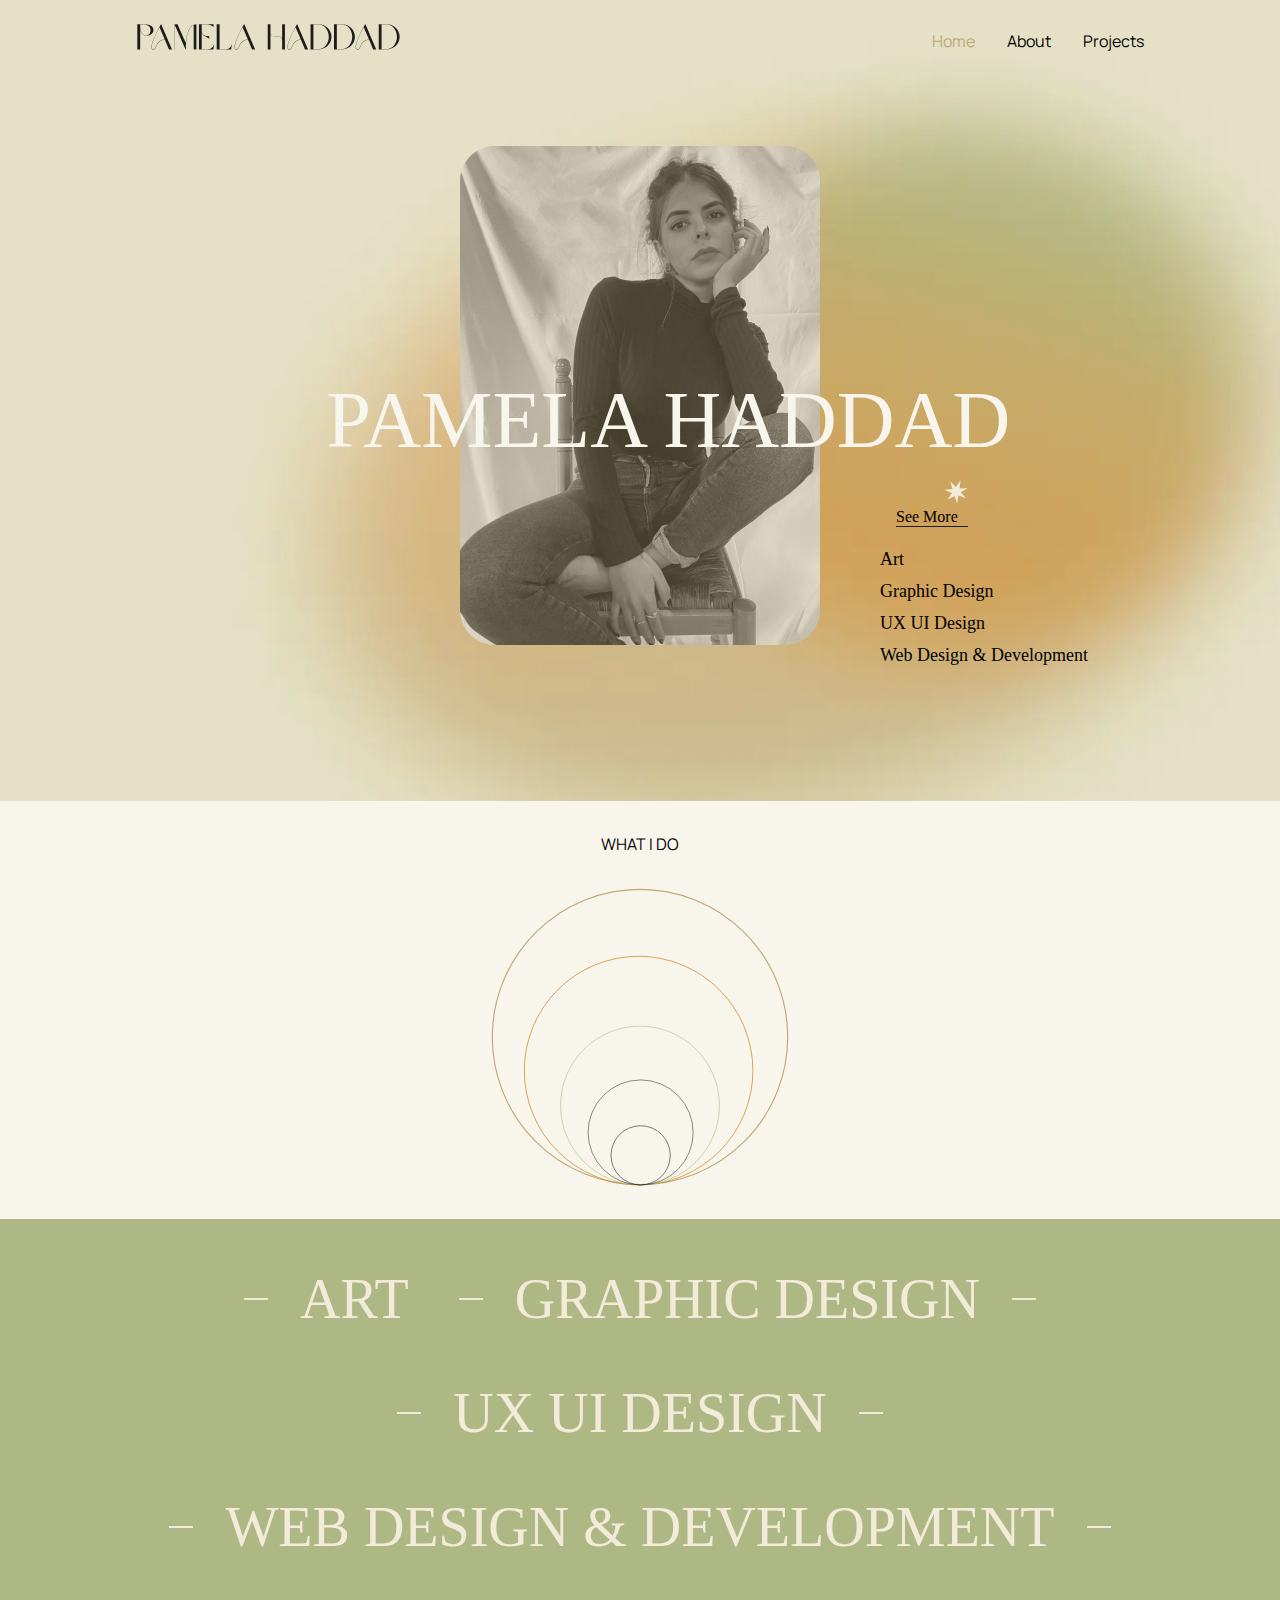
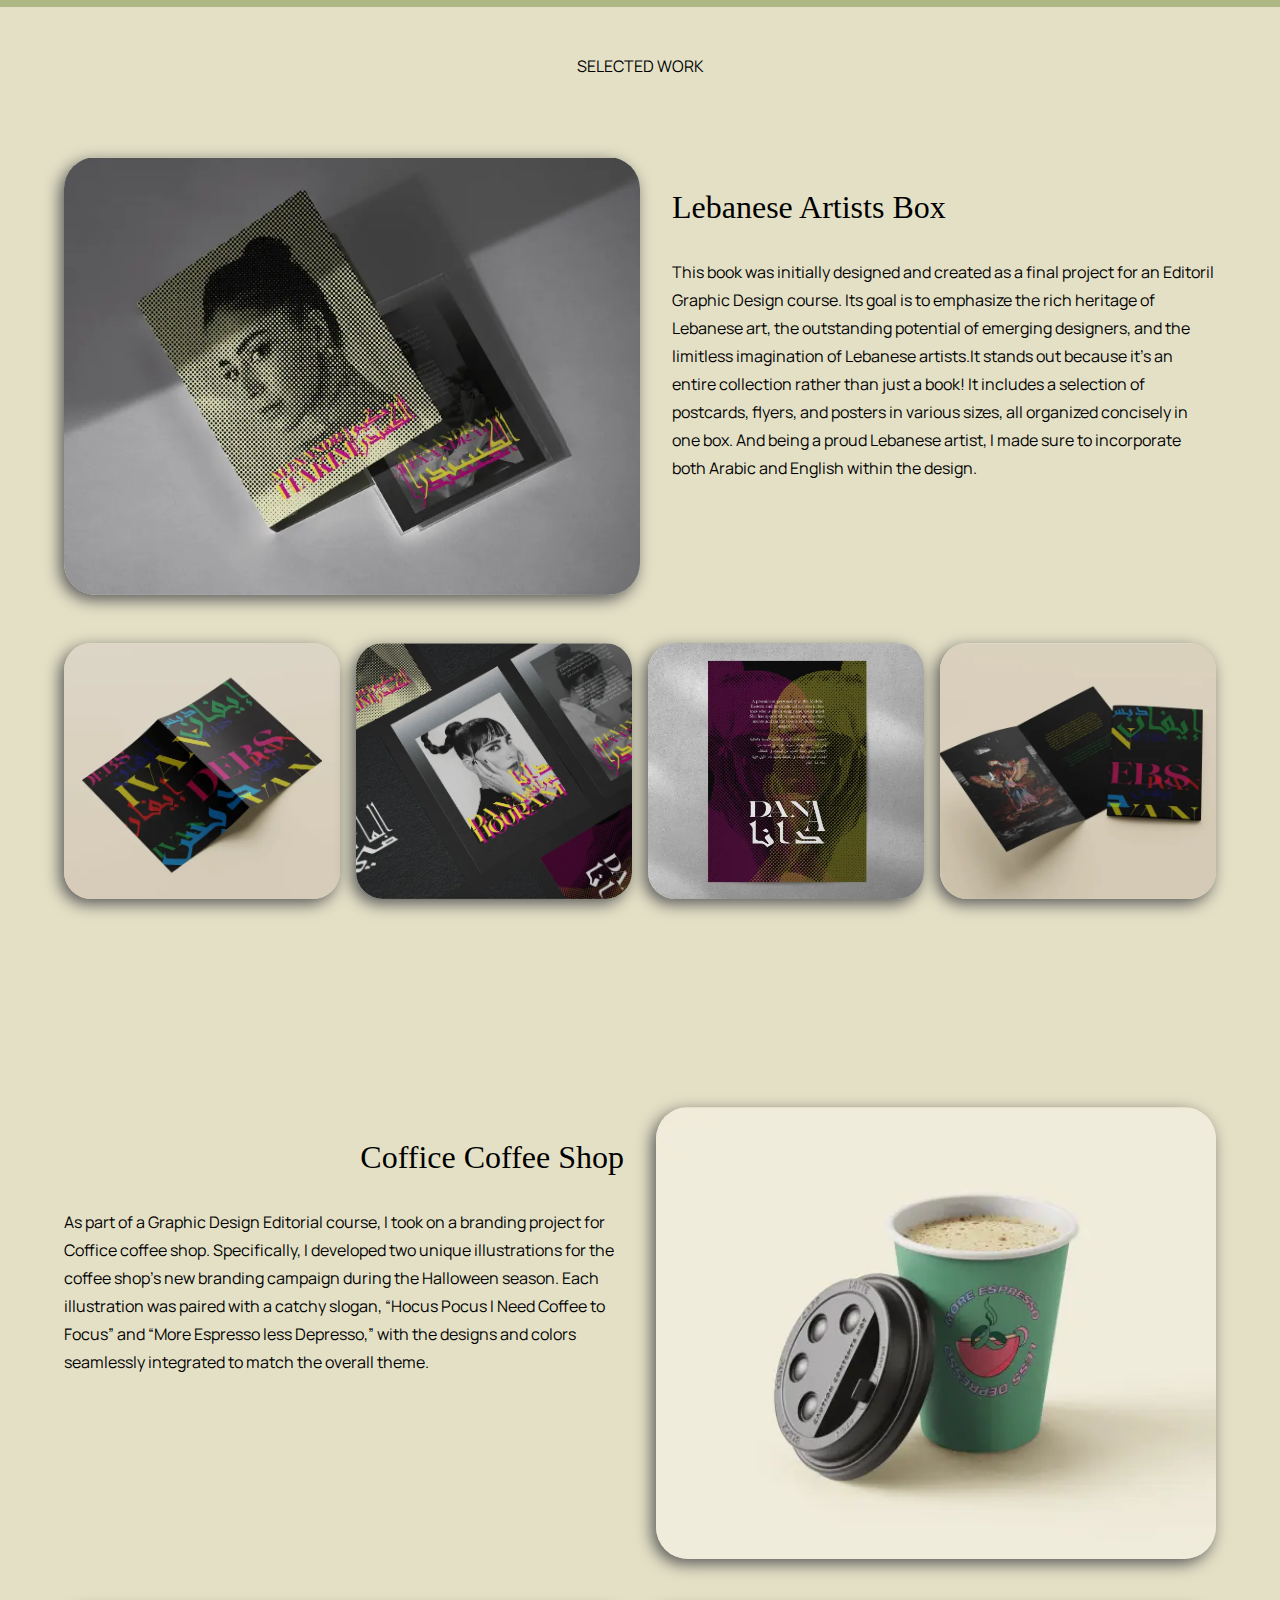
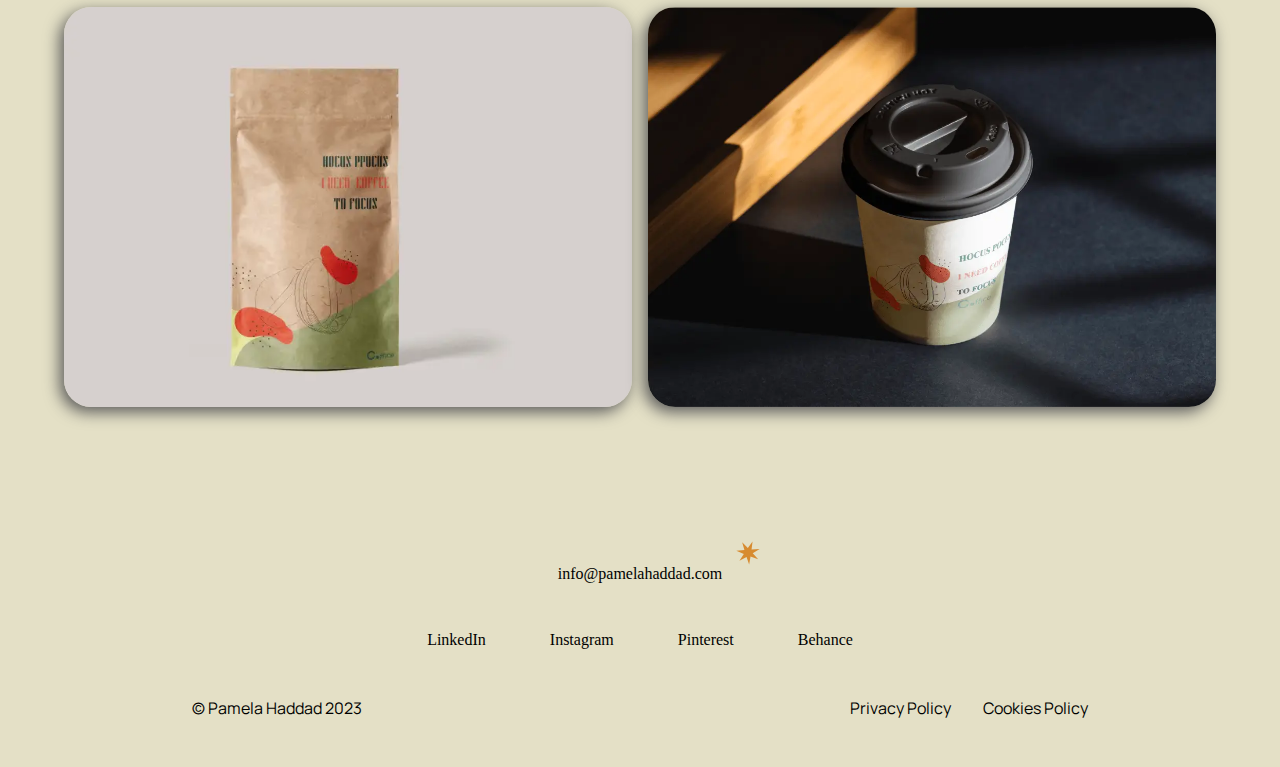
<file: index.html>
<!-- 
Description: This HTML file contains the main home page of the web site. 
General structure:
- Header
- Navigation bar
- Main content
- Footer -->

<!DOCTYPE html>
<html lang="en">
<head>
    <meta charset="UTF-8">
    <meta http-equiv="X-UA-Compatible" content="IE=edge">
    <meta name="viewport" content="width=device-width, initial-scale=1.0">
    <title>Document</title>
    <link rel="stylesheet" href="css/index.css">
    <link rel="preconnect" href="https://fonts.googleapis.com">
    <link rel="preconnect" href="https://fonts.gstatic.com" crossorigin>
    <link href="https://fonts.googleapis.com/css2?family=Manrope&display=swap" rel="stylesheet">

    <!-- Primary Meta Tags -->
    <title>Design Portfolio-Pamela Haddad</title>
    <meta name="title" content="Design Portfolio-Pamela Haddad" />
    <meta name="description" content="Welcome to Pamela Haddad's online portfolio. Take a look at her design skills that include, graphic, UX UI and web design and development" />

    <!-- Open Graph / Facebook -->
    <meta property="og:type" content="website" />
    <meta property="og:url" content="https://metatags.io" />
    <meta property="og:title" content="Design Portfolio-Pamela Haddad" />
    <meta property="og:description" content="Welcome to Pamela Haddad's online portfolio. Take a look at her design skills that include, graphic, UX UI and web design and development" />
    <meta property="og:image" content="https://metatags.io/images/meta-tags.png" />

    <!-- Twitter -->
    <meta property="twitter:card" content="summary_large_image" />
    <meta property="twitter:url" content="https://metatags.io" />
    <meta property="twitter:title" content="Design Portfolio-Pamela Haddad" />
    <meta property="twitter:description" content="Welcome to Pamela Haddad's online portfolio. Take a look at her design skills that include, graphic, UX UI and web design and development" />
    <meta property="twitter:image" content="https://metatags.io/images/meta-tags.png" />

    <!-- Meta Tags Generated with https://metatags.io -->

    <!-- Script to link the javascript file to its own html file -->
    <script src="js/index.js" defer></script>

</head>

<body>
    
    <!-- Header of the HOME page 
    Description: the Header contains the logo and navigation bar-->
    <header class="Header">
        <div class="Header-wrapper">
            <a href="index.html" class="Header-h1" title="Logo" >
                <img class="Header-logo" src="assets/LOGO.svg" alt="Pamela Haddad Black Logo">
            </a>
            <div class="Header-wrapper Menu">
                <nav class="Header-nav">
                    <ul class="Header-ul">
                        <li class="Header-li">
                            <a href="index.html" class="Header-links Active" title="home page" >Home</a>
                        </li>
                        <li class="Header-li">
                            <a href="about.html" class="Header-links" title="about page" >About</a>
                        </li>
                        <li class="Header-li">
                            <a href="projects.html" class="Header-links" title="projects page" >Projects</a>
                        </li>
                    </ul>
                </nav>
                <button class="Header-button">
                    <svg xmlns="http://www.w3.org/2000/svg" class="Header-svg" fill="currentColor"  viewBox="0 0 16 16">
                        <path fill-rule="evenodd" d="M2.5 12a.5.5 0 0 1 .5-.5h10a.5.5 0 0 1 0 1H3a.5.5 0 0 1-.5-.5zm0-4a.5.5 0 0 1 .5-.5h10a.5.5 0 0 1 0 1H3a.5.5 0 0 1-.5-.5zm0-4a.5.5 0 0 1 .5-.5h10a.5.5 0 0 1 0 1H3a.5.5 0 0 1-.5-.5z"/>
                    </svg>
                </button>
            </div>
        </div>
    </header>
    <!-- End of the Header -->


    <!-- Main of the HOME page 
    Description: the Main contains all of the content of the HOME page-->
    <main class="Main">

    <!-- Hero section of the HOME page 
    Description: This section is the most important section as it contains the Title of the web, the services and a CTA-->
    <article class="Main-article Hero">
        <img src="assets/Hero-Home-Background.webp" alt="Gradient Orange Background" class="Hero-background">
        <div class="Hero-wrapper">
            <div class="Hero-left">
                <img src="assets/Pamela-haddad-home-headshot.png" alt="Pamela Haddad Headshot" class="Hero-headshot">
                <h2 class="Hero-h2">
                    <span class="Hero-name">Pamela</span>
                    <span class="Hero-surname">Haddad</span>
                </h2>
            </div>
            <div class="Hero-right">
                <div class="Hero-cta">
                    <img src="assets/filled-lightbeige-star.svg" alt="svg star" class="Hero-star">
                    <a href="about.html" class="Hero-btn" title="Button see more">See More</a>
                </div>
                <ul class="Hero-ul">
                    <li class="Hero-li">Art</li>
                    <li class="Hero-li">Graphic Design</li>
                    <li class="Hero-li">UX UI Design</li>
                    <li class="Hero-li">Web Design & Development</li>
                </ul>
            </div>
        </div>
    </article>
    <!-- End of the Hero -->

    <!-- Section Circles
    Description: this small section is a seperator between two sections -->
    <div class="Main-circles Circles">
       <div class="Circles-wrapper">
        <span class="Circles-title">What I do</span>
        <img src="assets/Home-circles-section.svg" alt="circles" class="Circles-img" loading="lazy">
       </div>
    </div>
    <!-- End of Section circles -->

    <!-- Section What I Do
    Description: This section is about all the services I provide within my work -->
    <section class="Main-section Skills">
        <div class="Skills-wrapper">
            <h3 class="Skills-h3 First">Art</h3>
            <h3 class="Skills-h3">Graphic Design</h3>
            <h3 class="Skills-h3">Ux Ui Design</h3>
            <h3 class="Skills-h3">Web Design & Development</h3>
        </div>
    </section>
    <!-- End of What I do section -->


    <!-- Section Selected Work 
    Description: this section is to showcase the selected artwork from the portfolio-->
    <div class="Main-section Work">
        <div class="Work-wrapper">
            <span class="Work-title">Selected Work</span>

            <!-- Project 1 Lebanese Artists Box 
            Description: this section shows the information and pictures of one specific work, the lebanese artists box-->
            <div class="Work-first Artists">
                <div class="Artists-info">
                    <img class="Artists-img" src="assets/Lebanese-artist-box-alexandra-hakim-cards.webp" alt="Bi fold lebanese jewelry designer Alexandra Hakim" loading="lazy">
                    <article class="Artists-article">
                        <h3 class="Artists-title">Lebanese Artists Box</h3>
                        <p class="Artists-p">This book was initially designed and created as a final project for an Editoril Graphic Design course. Its goal is to emphasize the rich heritage of Lebanese art, the outstanding potential of emerging designers, and the limitless imagination of Lebanese artists.It stands out because it’s an entire collection rather than just a book! It includes a selection of postcards, flyers, and posters in various sizes, all organized concisely in one box. And being a proud Lebanese artist, I made sure to incorporate both Arabic and English within the design.</p>
                    </article>
                </div>
                <!-- Gallery of pictures of the selected project -->
                <div class="Artists-gallery Gallery">
                    <img class="Gallery-imgs" src="assets/Lebanese-artist-box-bifold-Ivan-Debs.webp" alt="Bi fold Ivan Debs" loading="lazy">
                    <img class="Gallery-imgs" src="assets/Lebanese-artist-box-cards.webp" alt="Cards lebanese artists" loading="lazy">
                    <img class="Gallery-imgs" src="assets/Lebanese-artist-box-dana-hourani-cards.webp" alt="Card Lebanese artist Dana Hourani" loading="lazy">
                    <img class="Gallery-imgs" src="assets/Lebanese-artist-Ivan-Debs.webp" alt="Bi fold cards Ivan Debs" loading="lazy">
                </div>
            </div>
            <!-- End of Project 1 section -->


            <!-- Project 2 Coffice Coffee Shop
            Description: this section showcases another selected project from the portfolio -->
            <div class="Work-second Coffice">
                <div class="Coffice-info">
                    
                    <article class="Coffice-article">
                        <h3 class="Coffice-title">Coffice Coffee Shop</h3>
                        <p class="Coffice-p">As part of a Graphic Design Editorial course, I took on a branding project for Coffice coffee shop. Specifically, I developed two unique illustrations for the coffee shop’s new branding campaign during the Halloween season. Each illustration was paired with a catchy slogan, “Hocus Pocus I Need Coffee to Focus” and “More Espresso less Depresso,” with the designs and colors seamlessly integrated to match the overall theme.</p>
                    </article>
                    <img class="Coffice-img" src="assets/Coffice-coffee-cup-less-depresso.webp" alt="Coffice coffee cup design" loading="lazy">
                </div>
                <!-- Gallery of pictures of the selected project -->
                <div class="Coffice-gallery Pictures">
                    <img class="Pictures-imgs" src="assets/Coffice-coffee-bag-hocus-pocus.webp" alt="Coffice Coffee Bag" loading="lazy">
                    <img class="Pictures-imgs" src="assets/Coffice-coffee-cup-hocus-pocus.webp" alt="Coffice Coffee Cup Hocus Pocus" loading="lazy">
                    
                </div>
            </div>
            <!-- End of Project 2 section -->
        </div>
    </div>
    <!-- End of Selected work -->

    </main>
    <!-- End of the Main section -->

    <!-- Footer
    Description: The footer contains an email address, social media links, and the policies of privacy and cookies-->
    <footer class="Footer">
        <div class="Footer-star Star">
            <img src="assets/filled-orange-star.svg" alt="svg star" class="Star-svg" loading="lazy">
        </div>
        <div class="Footer-wrapper">
            <span class="Footer-span">
                <a href="mailto:info@pamelahaddad.com" class="Footer-email" title="email for clients to contact me">info@pamelahaddad.com</a>
            </span>
            <ul class="Footer-socials">
                <li class="Footer-media">
                    <a class="Footer-links" href="https://www.linkedin.com/in/pamela-haddad/" title="LinkedIn" target="_blank" rel="noreferrer" >LinkedIn</a>
                </li>
                <li class="Footer-media">
                    <a class="Footer-links" href="https://www.instagram.com/poshbypam/" title="Instagram" target="_blank" rel="noreferrer" >Instagram</a>
                </li>
                <li class="Footer-media">
                    <a class="Footer-links" href="https://www.pinterest.es/pamelawhaddad" title="Pinterest" target="_blank" rel="noreferrer" >Pinterest</a>
                </li>
                <li class="Footer-media">
                    <a class="Footer-links" href="https://www.behance.net/haddadpamela" title="Behance" target="_blank" rel="noreferrer" >Behance</a>
                </li>
            </ul>
            <div class="Footer-policies">
                <span class="Footer-copyright">&copy; Pamela Haddad 2023</span>
                <ul class="Footer-privacy">
                    <li class="Footer-cookies">
                        <a class="Footer-a" href="https://pamelahaddad.com/privacy-policy/" title="Privacy policy page" target="_blank" rel="noreferrer" >Privacy Policy</a>
                    </li>
                    <li class="Footer-cookies">
                        <a class="Footer-a" href="https://pamelahaddad.com/cookies-policy/" title="Cookies policy page" target="_blank" rel="noreferrer" >Cookies Policy</a>
                    </li>
                </ul>
            </div>
        </div>
    </footer>
    <!-- End of the Footer -->
   

</body>
</html>
</file>
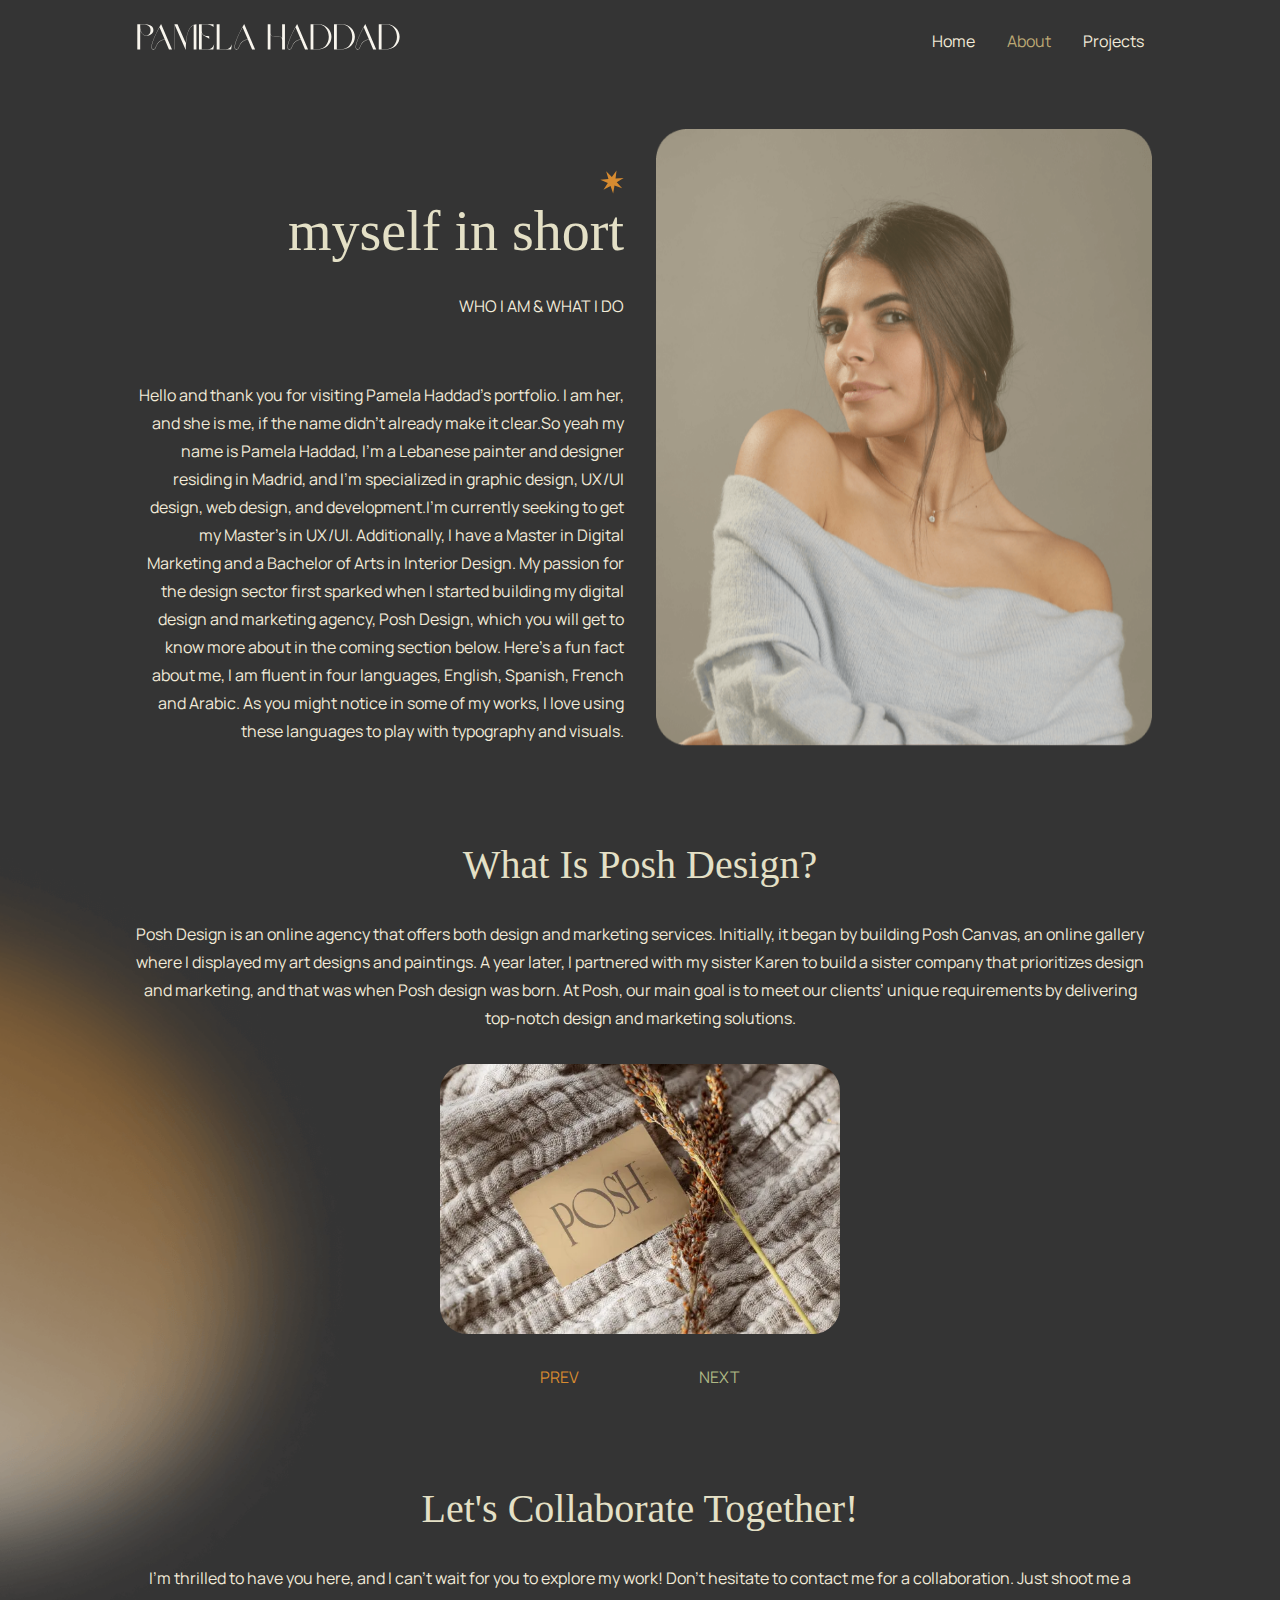
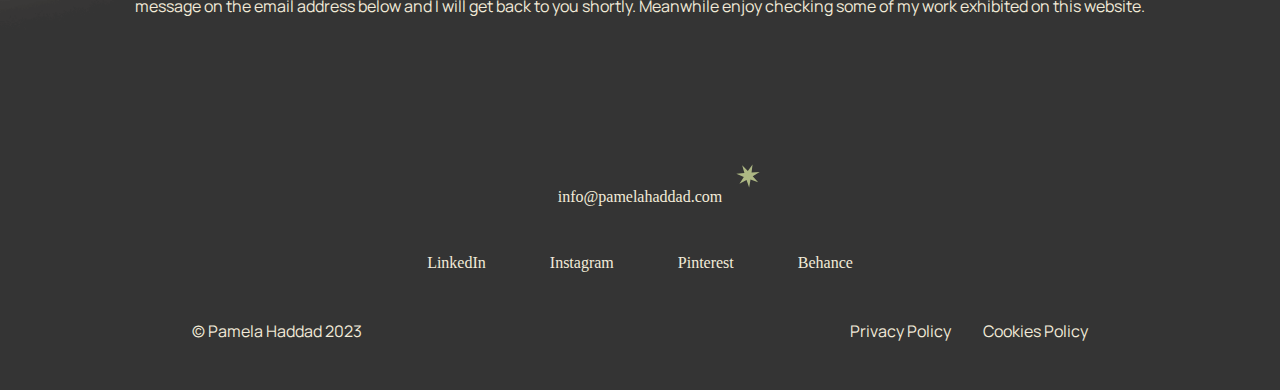
<file: about.html>
<!-- 
Description: This HTML file contains the about page of the web site. 
General structure:
- Header
- Navigation bar
- Main content
- Footer -->

<!DOCTYPE html>
<html lang="en">
<head>
    <meta charset="UTF-8">
    <meta name="viewport" content="width=device-width, initial-scale=1.0">
    <title>Document</title>
    <link rel="stylesheet" href="css/about.css">
    <link rel="preconnect" href="https://fonts.googleapis.com">
    <link rel="preconnect" href="https://fonts.gstatic.com" crossorigin>
    <link href="https://fonts.googleapis.com/css2?family=Manrope&display=swap" rel="stylesheet">

    <!-- Primary Meta Tags -->
    <title>Pamela Haddad: Meet the Lebanese Designer in Madrid</title>
    <meta name="title" content="Pamela Haddad: Meet the Lebanese Designer in Madrid" />
    <meta name="description" content="Pamela Haddad, a Lebanese designer currently residing in Madrid, specializes in graphic design, UX/UI design, web design, and development." />

    <!-- Open Graph / Facebook -->
    <meta property="og:type" content="website" />
    <meta property="og:url" content="https://metatags.io" />
    <meta property="og:title" content="Pamela Haddad: Meet the Lebanese Designer in Madrid" />
    <meta property="og:description" content="Pamela Haddad, a Lebanese designer currently residing in Madrid, specializes in graphic design, UX/UI design, web design, and development." />
    <meta property="og:image" content="https://metatags.io/images/meta-tags.png" />

    <!-- Twitter -->
    <meta property="twitter:card" content="summary_large_image" />
    <meta property="twitter:url" content="https://metatags.io" />
    <meta property="twitter:title" content="Pamela Haddad: Meet the Lebanese Designer in Madrid" />
    <meta property="twitter:description" content="Pamela Haddad, a Lebanese designer currently residing in Madrid, specializes in graphic design, UX/UI design, web design, and development." />
    <meta property="twitter:image" content="https://metatags.io/images/meta-tags.png" />

    <!-- Meta Tags Generated with https://metatags.io -->
    
    <!-- Script to link the javascript file to its own html file -->
    <script src="js/about.js" defer></script>

</head>
<body>

    <!-- Header of the ABOUT page 
    Description: the Header contains the logo and navigation bar-->
    <header class="Header">
        <div class="Header-wrapper">
            <a href="index.html" class="Header-h1" title="Logo" >
                <img class="Header-logo" src="assets/logo-white.svg" alt="Pamela Haddad whiteLogo">
            </a>
            <div class="Header-wrapper Menu">
                <nav class="Header-nav">
                    <ul class="Header-ul">
                        <li class="Header-li">
                            <a href="index.html" class="Header-links" title="home page" >Home</a>
                        </li>
                        <li class="Header-li">
                            <a href="about.html" class="Header-links Active" title="about page" >About</a>
                        </li>
                        <li class="Header-li">
                            <a href="projects.html" class="Header-links" title="projects page" >Projects</a>
                        </li>
                    </ul>
                </nav>
                <button class="Header-button">
                    <svg xmlns="http://www.w3.org/2000/svg" class="Header-svg" fill="currentColor"  viewBox="0 0 16 16">
                        <path fill-rule="evenodd" d="M2.5 12a.5.5 0 0 1 .5-.5h10a.5.5 0 0 1 0 1H3a.5.5 0 0 1-.5-.5zm0-4a.5.5 0 0 1 .5-.5h10a.5.5 0 0 1 0 1H3a.5.5 0 0 1-.5-.5zm0-4a.5.5 0 0 1 .5-.5h10a.5.5 0 0 1 0 1H3a.5.5 0 0 1-.5-.5z"/>
                    </svg>
                </button>
            </div>
        </div>
    </header>
     <!-- End of the Header -->


    <!-- Main of the ABOUT page 
    Description: the Main contains all of the content of the ABOUT page-->
    <main class="Main">
        <!-- Hero section of the ABOUT page
        Description: This section tell the story of myself and my work -->
        <div class="Main-section Myself">
            <div class="Myself-wrapper">
                <article class="Myself-left">
                    <img src="assets/filled-orange-star.svg" alt="star svg" class="Myself-star">
                    <h2 class="Myself-h2">Myself In Short</h2>
                    <span class="Myself-span">Who I am & What I Do</span>
                    <p class="Myself-p">Hello and thank you for visiting Pamela Haddad’s portfolio. I am her, and she is me, if the name didn’t already make it clear.So yeah my name is Pamela Haddad, I’m a Lebanese painter and designer residing in Madrid, and I’m specialized in graphic design, UX/UI design, web design, and development.I’m currently seeking to get my Master’s in UX/UI. Additionally, I have a Master in Digital Marketing and a Bachelor of Arts in Interior Design. My passion for the design sector first sparked when I started building my digital design and marketing agency, Posh Design, which you will get to know more about in the coming section below. Here’s a fun fact about me, I am fluent in four languages, English, Spanish, French and Arabic. As you might notice in some of my works, I love using these languages to play with typography and visuals.</p>
                </article>
                <div class="Myself-right">
                    <img src="assets/pamela-haddad-about-headshot.png" alt="Headshot Pamela Haddad" class="Myself-img Front">
                    <!-- A small video is added that shows a small slideshow of myself
                    Description: For the video the attributes autoplay and muted are added along with tbe loop to keep the video playing by itself. The atribute preload is added so that the video wont slow down the page -->
                    <video autoplay muted loop preload="none" class="Myself-video">
                        <source src="assets/Myself-video.webm">
                    </video>
                </div>
            </div>
        </div>
        <!-- End of Hero -->

        <!-- Section of Posh design
        Description: this section to explain what posh is -->
        <section class="Main-section Posh">
            <div class="Posh-wrapper">
                <h3 class="Posh-h3">What Is Posh Design?</h3>
                <p class="Posh-p">Posh Design is an online agency that offers both design and marketing services. Initially, it began by building Posh Canvas, an online gallery where I displayed my art designs and paintings. A year later, I partnered with my sister Karen to build a sister company that prioritizes design and marketing, and that was when Posh design was born. At Posh, our main goal is to meet our clients’ unique requirements by delivering top-notch design and marketing solutions.</p>
                <!-- A slide is added to showcase some of the Posh design projects. The attribute loading lazy is added on all the pictures so that they won't slow down the web as these pictures do not show at the begining of the page -->
                <div class="Posh-slider Slider">
                    <div class="Slider-wrapper">
                        <img src="assets/Project-posh-design-bc.webp" alt="Posh design business cards" class="Slider-imgs Slider-static isActive" loading="lazy">
                        <img src="assets/Project-posh-canvas-doodle-art.webp" alt=" posh canvas doodle art" class="Slider-imgs" loading="lazy">
                        <img src="assets/posh-canvas-olivia-painting.webp" alt="posh canvas woman silhouette painting" class="Slider-imgs" loading="lazy">
                        <img src="assets/Posh-design-wild-souls-bookmark.webp" alt="wild souls bookmark design" class="Slider-imgs" loading="lazy">
                        <img src="assets/Project-posh-design-business-card.webp" alt="manager business card design" class="Slider-imgs" loading="lazy">
                        <img src="assets/Project-posh-canvas-business-cards.webp" alt="posh canvas business card design" class="Slider-imgs" loading="lazy">
                    </div>

                </div>
                <div class="Posh-buttons">
                    <button class="Posh-prev">Prev</button>
                    <button class="Posh-next">Next</button>
                   </div>
            </div>
        </section>
        <!-- End of Posh section -->

        <!-- Section of contact me
        Description: This section is to inform clients how to contact me -->
        <section class="Main-collaborate Contact">
            <div class="Contact-wrapper">
                <h3 class="Contact-h3">Let's Collaborate Together!</h3>
                <p class="Contact-p">I’m thrilled to have you here, and I can’t wait for you to explore my work! Don’t hesitate to contact me for a collaboration. Just shoot me a message on the email address below and I will get back to you shortly. Meanwhile enjoy checking some of my work exhibited on this website.</p>
            </div>
        </section>
        <!-- End of Contact section -->

    </main>
    <!-- End of the Main-->



    <!-- Footer
    Description: The footer contains an email address, social media links, and the policies of privacy and cookies-->
    <footer class="Footer">
        <div class="Footer-click Click">
            <img src="assets/filled-star.svg" alt="svg star" class="Click-svg" loading="lazy">
        </div>
        <div class="Footer-wrapper">
            <span class="Footer-span">
                <a href="mailto:info@pamelahaddad.com" class="Footer-email" title="email for clients to contact me">info@pamelahaddad.com</a>
            </span>
            <ul class="Footer-socials">
                <li class="Footer-media">
                    <a class="Footer-links" href="https://www.linkedin.com/in/pamela-haddad/" title="LinkedIn" target="_blank" rel="noreferrer" >LinkedIn</a>
                </li>
                <li class="Footer-media">
                    <a class="Footer-links" href="https://www.instagram.com/poshbypam/" title="Instagram" target="_blank" rel="noreferrer" >Instagram</a>
                </li>
                <li class="Footer-media">
                    <a class="Footer-links" href="https://www.pinterest.es/pamelawhaddad" title="Pinterest" target="_blank" rel="noreferrer" >Pinterest</a>
                </li>
                <li class="Footer-media">
                    <a class="Footer-links" href="https://www.behance.net/haddadpamela" title="Behance" target="_blank" rel="noreferrer" >Behance</a>
                </li>
            </ul>
            <div class="Footer-policies">
                <span class="Footer-copyright">&copy; Pamela Haddad 2023</span>
                <ul class="Footer-privacy">
                    <li class="Footer-cookies">
                        <a class="Footer-a" href="https://pamelahaddad.com/privacy-policy/" title="Privacy policy page" target="_blank" rel="noreferrer" >Privacy Policy</a>
                    </li>
                    <li class="Footer-cookies">
                        <a class="Footer-a" href="https://pamelahaddad.com/cookies-policy/" title="Cookies policy page" target="_blank" rel="noreferrer" >Cookies Policy</a>
                    </li>
                </ul>
            </div>
        </div>

    </footer>
    <!-- End of the Footer -->

</body>
</html>
</file>
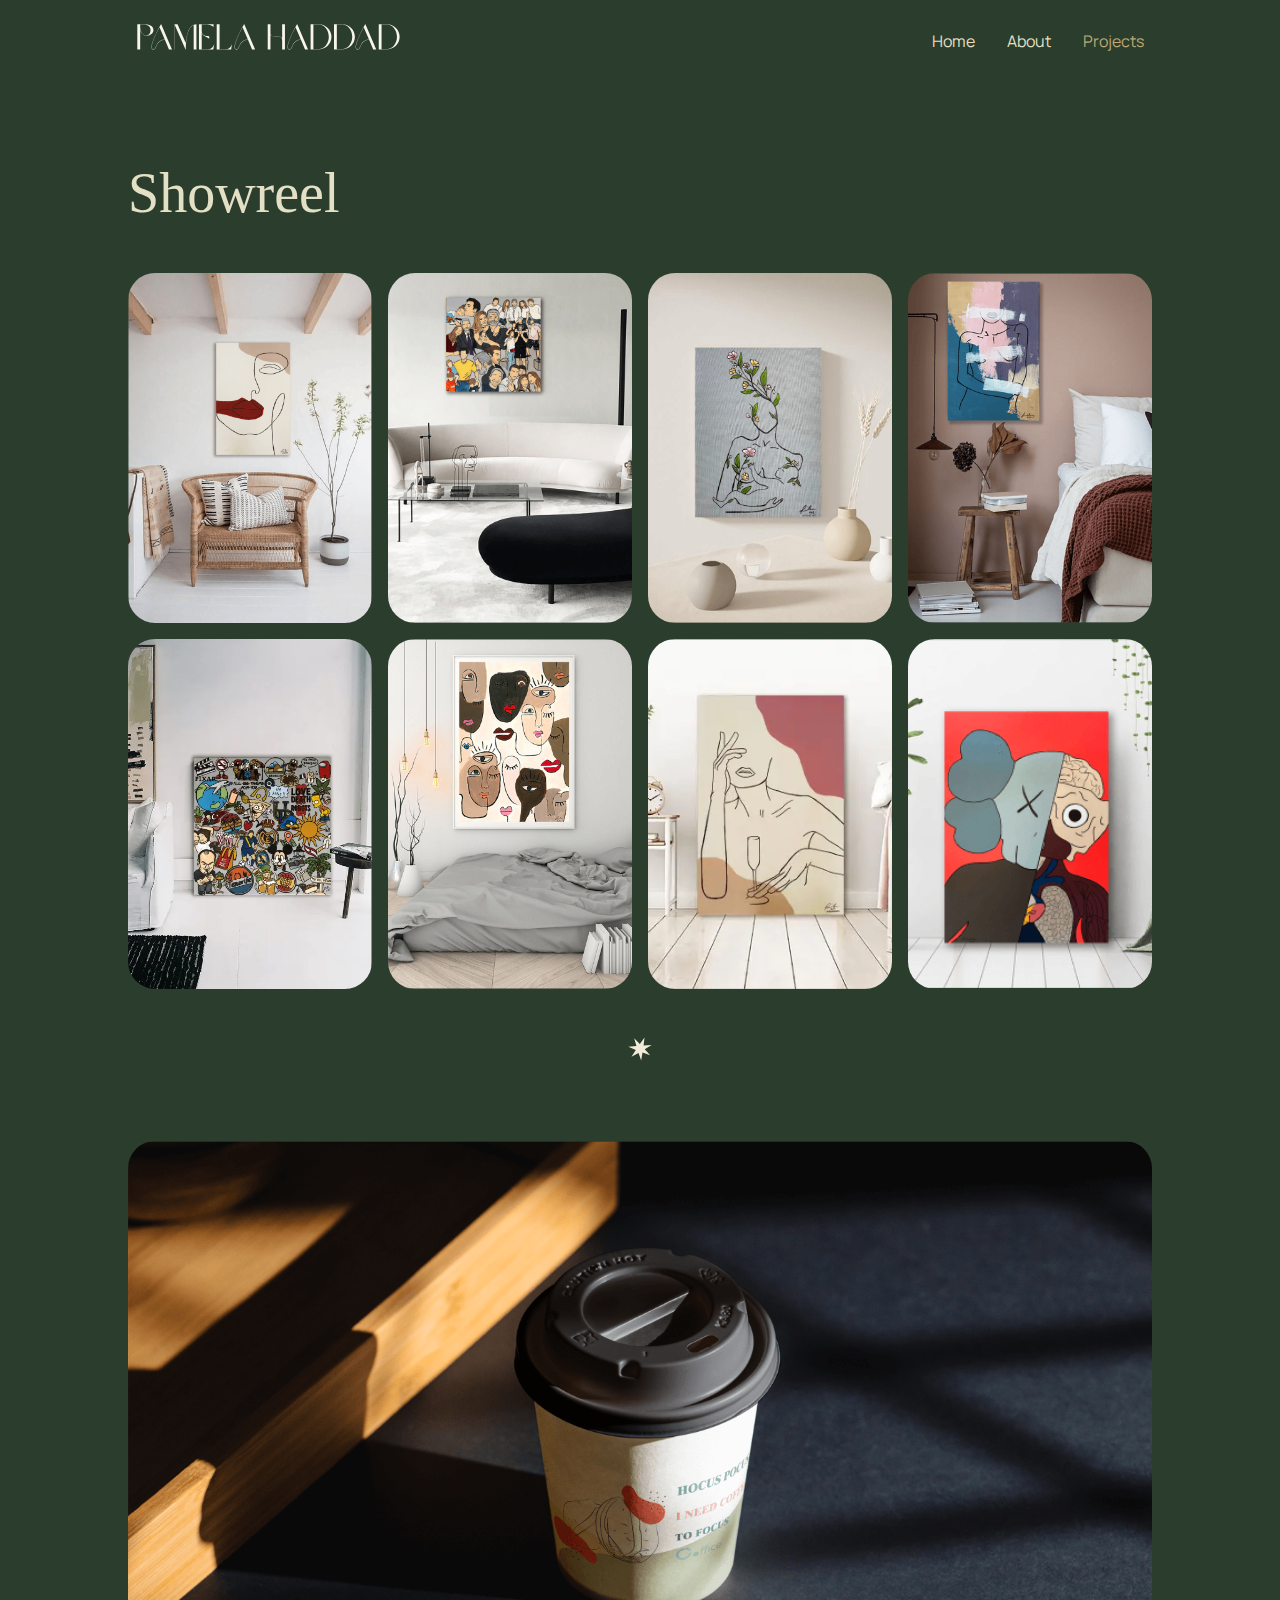
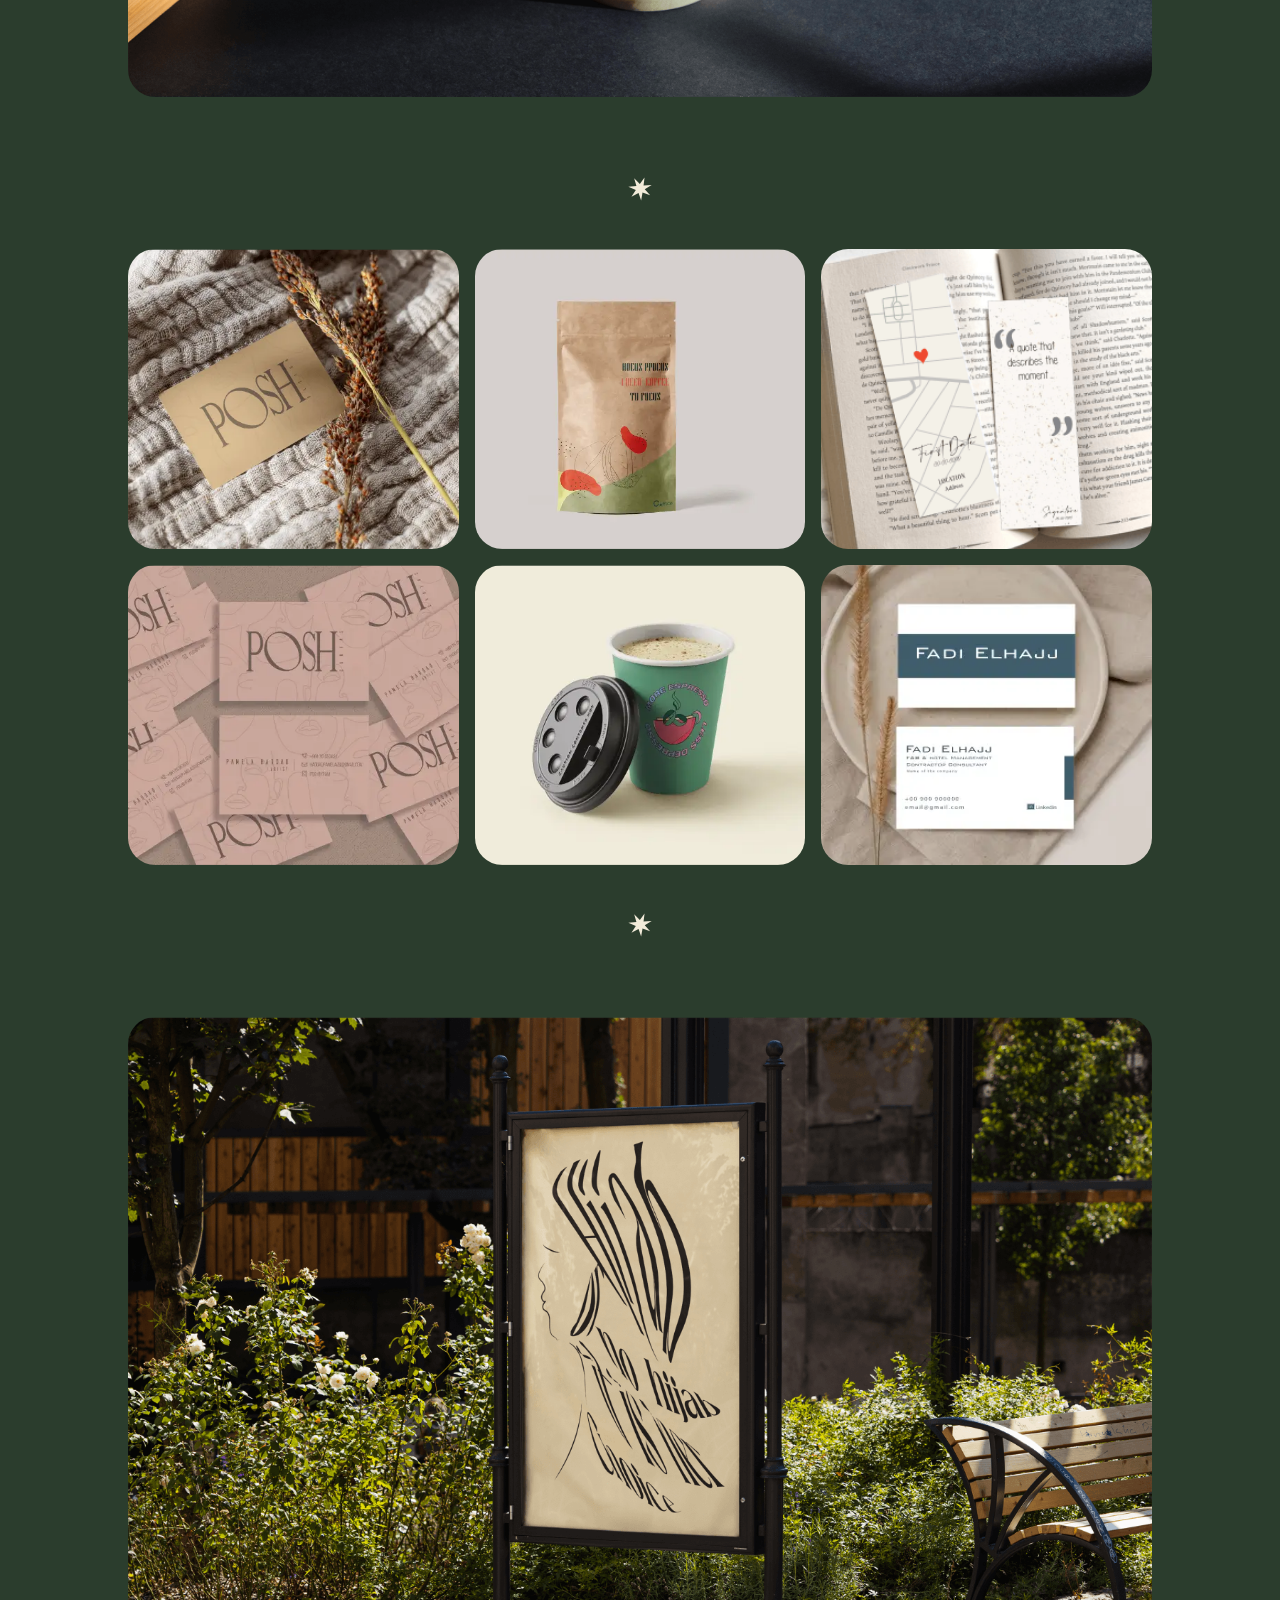
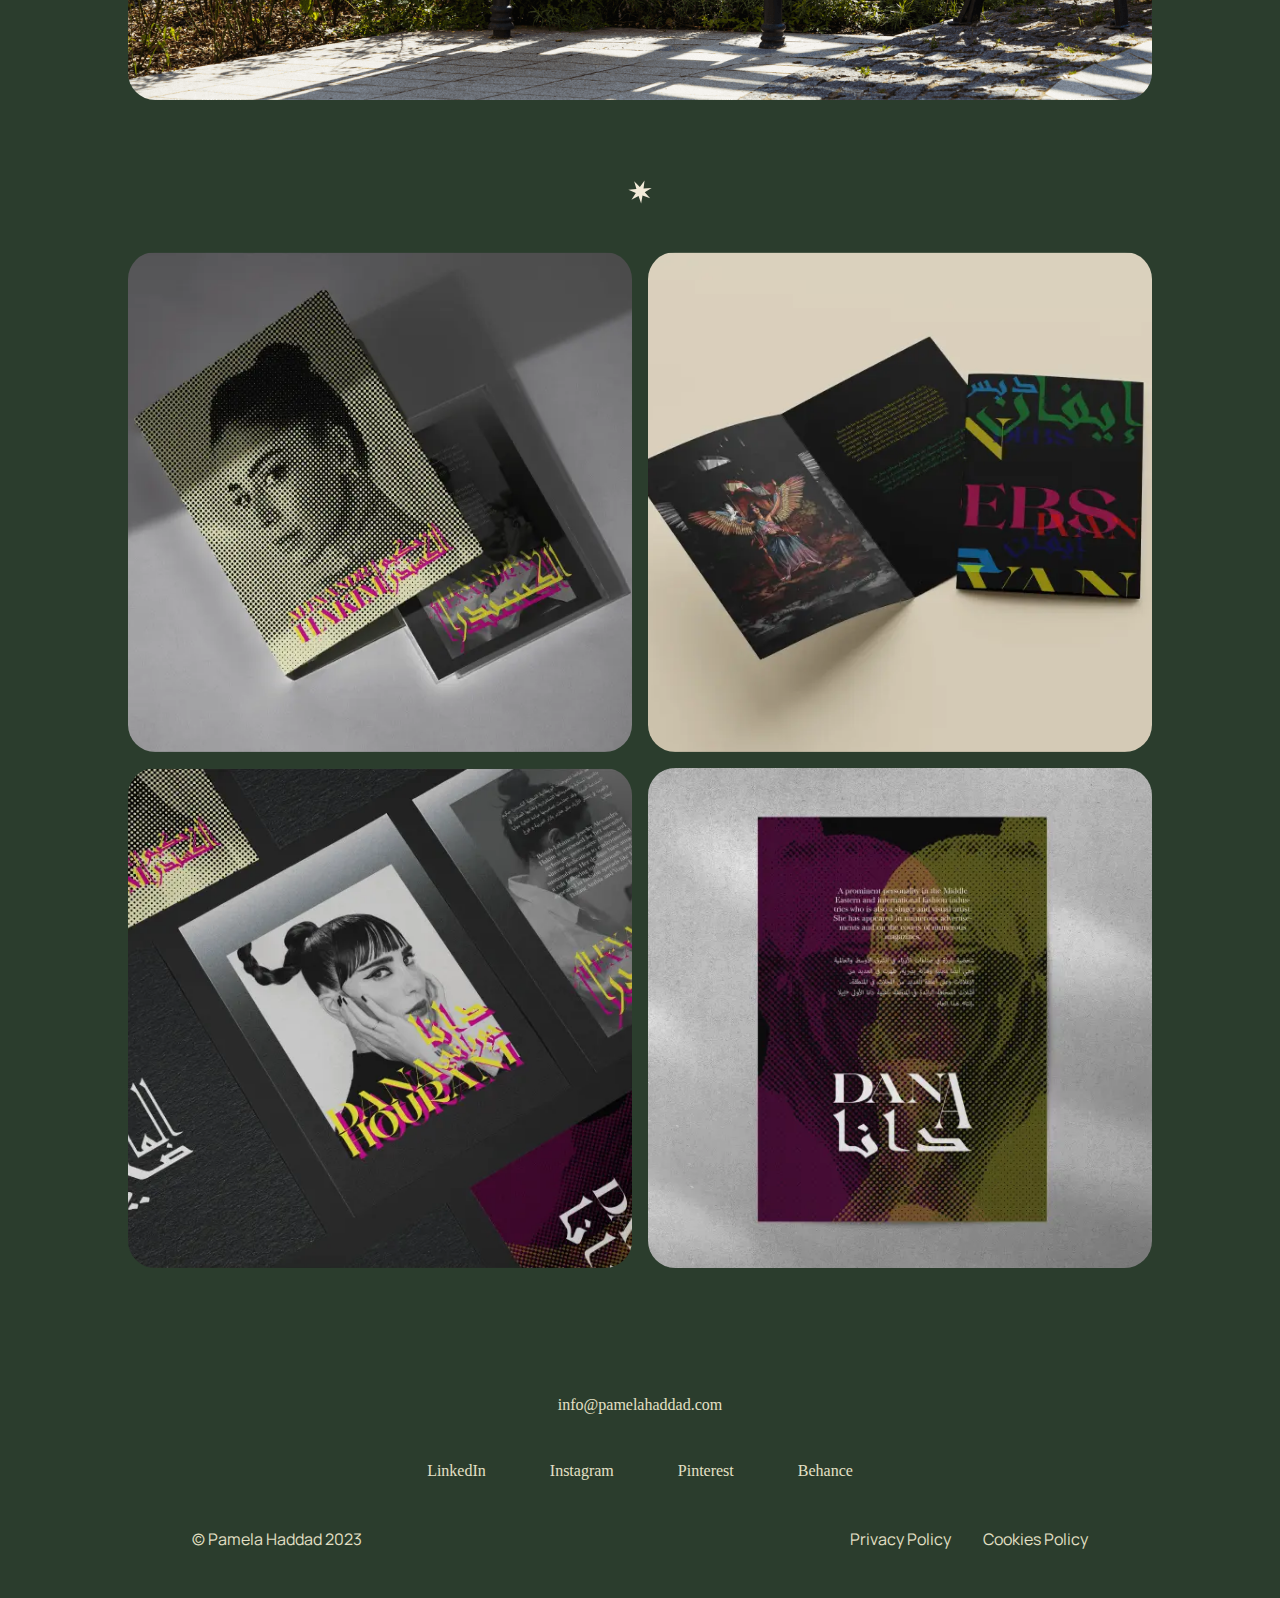
<file: projects.html>
<!-- 
Description: This HTML file contains the projects page of the web site. 
General structure:
- Header
- Navigation bar
- Main content
- Footer -->

<!DOCTYPE html>
<html lang="en">
<head>
    <meta charset="UTF-8">
    <meta name="viewport" content="width=device-width, initial-scale=1.0">
    <title>Document</title>
    <link rel="stylesheet" href="css/projects.css">
    <link rel="preconnect" href="https://fonts.googleapis.com">
    <link rel="preconnect" href="https://fonts.gstatic.com" crossorigin>
    <link href="https://fonts.googleapis.com/css2?family=Manrope&display=swap" rel="stylesheet">
    <!-- Primary Meta Tags -->
    <title>Projects - Pamela Haddad</title>
    <meta name="title" content="Projects - Pamela Haddad" />
    <meta name="description" content="Have a look at Pamela Haddad's showreel of projects highlighting her skills in graphic, UX UI and web design and development." />

    <!-- Open Graph / Facebook -->
    <meta property="og:type" content="website" />
    <meta property="og:url" content="https://metatags.io" />
    <meta property="og:title" content="Projects - Pamela Haddad" />
    <meta property="og:description" content="Have a look at Pamela Haddad's showreel of projects highlighting her skills in graphic, UX UI and web design and development." />
    <meta property="og:image" content="https://metatags.io/images/meta-tags.png" />

    <!-- Twitter -->
    <meta property="twitter:card" content="summary_large_image" />
    <meta property="twitter:url" content="https://metatags.io" />
    <meta property="twitter:title" content="Projects - Pamela Haddad" />
    <meta property="twitter:description" content="Have a look at Pamela Haddad's showreel of projects highlighting her skills in graphic, UX UI and web design and development." />
    <meta property="twitter:image" content="https://metatags.io/images/meta-tags.png" />

    <!-- Meta Tags Generated with https://metatags.io -->

    <!-- Script to link the javascript file to its own html file -->
    <script src="js/projects.js" defer></script>

</head>
<body>

    <!-- Header of the Projects page 
    Description: the Header contains the logo and navigation bar-->
    <header class="Header">
        <div class="Header-wrapper">
            <a href="index.html" class="Header-h1" title="Logo" >
                <img class="Header-logo" src="assets/logo-white.svg" alt="Pamela Haddad white Logo">
            </a>
            <div class="Header-wrapper Menu">
                <nav class="Header-nav">
                    <ul class="Header-ul">
                        <li class="Header-li">
                            <a href="index.html" class="Header-links" title="home page" >Home</a>
                        </li>
                        <li class="Header-li">
                            <a href="about.html" class="Header-links" title="about page" >About</a>
                        </li>
                        <li class="Header-li">
                            <a href="projects.html" class="Header-links Active" title="projects page" >Projects</a>
                        </li>
                    </ul>
                </nav>
                <button class="Header-button">
                    <svg xmlns="http://www.w3.org/2000/svg" class="Header-svg" fill="currentColor"  viewBox="0 0 16 16">
                        <path fill-rule="evenodd" d="M2.5 12a.5.5 0 0 1 .5-.5h10a.5.5 0 0 1 0 1H3a.5.5 0 0 1-.5-.5zm0-4a.5.5 0 0 1 .5-.5h10a.5.5 0 0 1 0 1H3a.5.5 0 0 1-.5-.5zm0-4a.5.5 0 0 1 .5-.5h10a.5.5 0 0 1 0 1H3a.5.5 0 0 1-.5-.5z"/>
                    </svg>
                </button>
            </div>
        </div>
    </header>
     <!-- End of the Header -->


     <!-- Main of the PROJECTS page 
    Description: the Main contains all of the content of the PROJECTS page-->
    <main class="Main">
        <h2 class="Main-h2">Showreel</h2>

    <!-- Art section
     Description: A selection of pictures showing the art work -->
        <div class="Main-wrapper Art">
            <img src="assets/posh-canvas-everly-painting.png" alt="woman silhouette painting" class="Art-imgs">
            <img src="assets/Project-posh-canvas-family-painting.png" alt="doodle family painting" class="Art-imgs">
            <img src="assets/Project-posh-canvas-mother.png" alt="mother painting" class="Art-imgs">
            <img src="assets/posh-canvas-tiffany-painting.png" alt="shy woman silhouette painting" class="Art-imgs">
            <img src="assets/Project-posh-canvas-doodle-art.webp" alt="doodle art painting" class="Art-imgs">
            <img src="assets/posh-canvas-emmele-painting.png" alt="black lives matter one line painting" class="Art-imgs">
            <img src="assets/posh-canvas-olivia-painting.webp" alt="woman silhouette with wine glass painting" class="Art-imgs">
            <img src="assets/kaws.png" alt="kaws painting" class="Art-imgs">
        </div>
        <!-- End of the Art section -->

        <!-- Star animation -->
        <img src="assets/filled-lightbeige-star.svg" alt="star svg" class="Main-star">
        <!-- End of star animation -->

        <!-- Coffice section. The attribute loading lazy is added on all the pictures so that they won't slow down the web as these pictures do not show at the begining of the page-->
        <img src="assets/Coffice-coffee-cup-hocus-pocus.png" alt="coffice coffee cup hocus pocus I need coffee to focus" class="Main-img Coffice" loading="lazy">
        <!-- End of coffice section -->
       
       
         <!-- Star animation. The attribute loading lazy is added on all the pictures so that they won't slow down the web as these pictures do not show at the begining of the page-->
        <img src="assets/filled-lightbeige-star.svg" alt="star svg" class="Main-star" loading="lazy">
        <!-- End of star animation -->


        <!-- Graphic design section
        Description: A selection of pictures showing some graphic design projects. The attribute loading lazy is added on all the pictures so that they won't slow down the web as these pictures do not show at the begining of the page -->
        <div class="Main-wrapper Graphic">
            <img src="assets/Project-posh-design-bc.webp" alt="posh design business card" class="Graphic-imgs" loading="lazy">
            <img src="assets/Coffice-coffee-bag-hocus-pocus.webp" alt="coffice coffee bag" class="Graphic-imgs" loading="lazy">
            <img src="assets/project-bookmark-first-date.png" alt="first date bookamrk design" class="Graphic-imgs" loading="lazy">
            <img src="assets/Project-posh-canvas-business-cards.webp" alt="posh canvas business cards" class="Graphic-imgs" loading="lazy">
            <img src="assets/Coffice-coffee-cup-less-depresso.webp" alt="coffice coffee cup more espresso less depresso" class="Graphic-imgs" loading="lazy">
            <img src="assets/Project-posh-design-business-card.webp" alt="manager business card design" class="Graphic-imgs" loading="lazy">
        </div>
        <!-- End of graphic design section -->

        <!-- Star animation. The attribute loading lazy is added on all the pictures so that they won't slow down the web as these pictures do not show at the begining of the page-->
        <img src="assets/filled-lightbeige-star.svg" alt="star svg" class="Main-star" loading="lazy">
        <!-- End of star animation -->

        <!-- Calligram section. The attribute loading lazy is added on all the pictures so that they won't slow down the web as these pictures do not show at the begining of the page-->
        <img class="Main-img Calligram" src="assets/calligram-iranian-woman.png" alt="coffice coffee cup hocus pocus I need coffee to focus" loading="lazy">
        <!-- End of Calligram section -->

        <!-- Star animation-->
        <img src="assets/filled-lightbeige-star.svg" alt="star svg" class="Main-star" loading="lazy">
        <!-- End of star animation -->

        <!-- Lebanese Artists box section
        Description: A selection of pictures showing more projects. The attribute loading lazy is added on all the pictures so that they won't slow down the web as these pictures do not show at the begining of the page-->
        <div class="Main-wrapper Artists">
            <img class="Artists-imgs" src="assets/Lebanese-artist-box-alexandra-hakim-cards.webp" alt="bi-fold card design for lebanese jewelry designer Alexandra Hakim" loading="lazy">
            <img class="Artists-imgs" src="assets/Lebanese-artist-Ivan-Debs.webp" alt="bi-fold card design for lebanese artist Ivan Debs" loading="lazy">
            <img class="Artists-imgs" src="assets/Lebanese-artist-box-cards.webp" alt="post card design for lebanese artists" loading="lazy">
            <img class="Artists-imgs" src="assets/Lebanese-artist-box-dana-hourani-cards.webp" alt="post card design for lebanese artist Dana Hourani" loading="lazy">
        </div>
        <!-- End of Lebanese Artists box section -->

    </main>
    <!-- End of the Main section -->




    <!-- Footer
    Description: The footer contains an email address, social media links, and the policies of privacy and cookies-->
     <footer class="Footer">
        <div class="Footer-wrapper">
            <span class="Footer-span">
                <a href="mailto:info@pamelahaddad.com" class="Footer-email" title="email for clients to contact me">info@pamelahaddad.com</a>
            </span>
            <ul class="Footer-socials">
                <li class="Footer-media">
                    <a class="Footer-links" href="https://www.linkedin.com/in/pamela-haddad/" title="LinkedIn" target="_blank" rel="noreferrer" >LinkedIn</a>
                </li>
                <li class="Footer-media">
                    <a class="Footer-links" href="https://www.instagram.com/poshbypam/" title="Instagram" target="_blank" rel="noreferrer" >Instagram</a>
                </li>
                <li class="Footer-media">
                    <a class="Footer-links" href="https://www.pinterest.es/pamelawhaddad" title="Pinterest" target="_blank" rel="noreferrer" >Pinterest</a>
                </li>
                <li class="Footer-media">
                    <a class="Footer-links" href="https://www.behance.net/haddadpamela" title="Behance" target="_blank" rel="noreferrer" >Behance</a>
                </li>
            </ul>
            <div class="Footer-policies">
                <span class="Footer-copyright">&copy; Pamela Haddad 2023</span>
                <ul class="Footer-privacy">
                    <li class="Footer-cookies">
                        <a class="Footer-a" href="https://pamelahaddad.com/privacy-policy/" title="Privacy policy page" target="_blank" rel="noreferrer" >Privacy Policy</a>
                    </li>
                    <li class="Footer-cookies">
                        <a class="Footer-a" href="https://pamelahaddad.com/cookies-policy/" title="Cookies policy page" target="_blank" rel="noreferrer" >Cookies Policy</a>
                    </li>
                </ul>
            </div>
        </div>
        
    </footer>
    <!-- End of the Footer -->
    
</body>
</html>
</file>
<file: css/index.css>
/* index.css 
- Reset
- Custom properties
- Body
- Header
- Main
- Footer
 */

*{
    margin: 0;
    padding: 0;
    border: 0;
    box-sizing: border-box;
}

li{ list-style: none;}

h1 , h2 , h3 , h4 , h5 , h6 , strong{
    font-size: inherit;
    text-transform: inherit;
    /* Font family of the headings
    It was not working when creating it as a custom property */
    font-family: 'ps-aelyn';
    src: url('ps-aelyn-regular-webfont.woff2') format('woff2'),
         url('ps-aelyn-regular-webfont.woff') format('woff');
    font-weight: normal;
    font-style: normal;
}

a{
    display: block;
    color: inherit;
    text-decoration: inherit;
}
p a{
    display: inline;
}
img , video , iframe{
    display: block;
    max-width: 100%;
    width: 100%;
}
form, input, textarea, label, button, fieldset, legend, select{
    display: block;
    font-family: inherit;
    font-size: inherit;
    font-weight: inherit;
    background-color: transparent;
}    

:root{
    font-size: 100%;   
    /* Brand colores to use */
    --color-black: #1D1D1B; 
    --color-darkgrey: #343434;
    --color-grey: #5A5A5A;
    --color-darkgreen: #2B3D2D;
    --color-green: #AEB884;
    --color-orange: #D78B30;
    --color-greige: #BDA974;
    --color-beige: #E4E0C6;
    --color-lightbeige: #F2EBD9;
    --color-white: #F8F5ED;
    /* Font of the body */
    --font-body: 'Manrope', sans-serif;
}

body{
    font-family: var(--font-body);
    text-transform: inherit;
    font-size: inherit;  
}
html{
    scroll-behavior: smooth;
}

/* Style of the Header 
Structure:
   - Header
   - Header-wrapper
   - Menu
   - Header-ul
   - Header-li
   - Header-links
   - Active
   - Header-button
   - Header-svg
 */
.Header{
    width: 100%;
    padding: 1.25rem .625rem;

    position: relative;
    z-index: 1;  
}
.Header-wrapper{
    width: 80%;
    margin:auto;

    display: flex;
    flex-flow: row nowrap;
    justify-content: space-between;
    align-items: center;
}
.Menu{
    display: flex;
    flex-flow: row nowrap;
    justify-content: flex-end;
    align-items: center;
}

.Header-ul{
    display: flex;
    flex-flow: row nowrap;
    justify-content: flex-start;
    align-items: center;
    gap: 2rem;
}
.Header-li{
    font-size: 1rem;
}
.Header-links:hover{
    color: var(--color-greige);
}
.Header-links:active{
    color: var(--color-greige);
}
.Active{
    color: var(--color-greige);
}

.Header-button{
    display: none;
}
.Header-svg{
    width: 2rem;
}



/* Style of the Main content
Structure:
   - Main
   - Hero
   - Circles
   - Skills
   - Work
 */
.Main{
    width: 100%;
    margin: -5.625rem auto;   
}

/* Style of the Hero section
Structure:
    - Hero
    - Hero
    - Hero-background
    - Hero-wrapper
    - Hero-headshot
    - Hero-h2
    - Hero-right
    - Hero-star
    - Hero-cta
    - Hero-li
 */
.Hero{
    width: 100%;
    height: 90vh;

    position: relative;
}
.Hero-background{
    width: 100%;
    height: 100%;
    object-fit: cover;
  
    position: absolute;
    top: 0;
    left: 0;
}
.Hero-wrapper{
    width: 70%;
    height: 31.25rem;
   
    position: relative;
   
    top: calc( 50% - 15.625rem );
    left: 15%;  
}
.Hero-headshot{
    max-width: 22.5rem;
    margin: auto;
    
}
.Hero-h2{
    color: var(--color-white);
    font-size: 5rem;   

    text-align: center;
    text-transform: uppercase;
   
    position: absolute;
    z-index: 1;
    bottom: 36%;
    left: 15%;
}

.Hero-right{
    position: absolute;
    bottom: -5%;
    right: 0;
}
.Hero-star{
    width: 1.5rem;
    display: inline;
    margin: 0 0 0 3rem;

    animation: rotate 4s ease infinite;
}
/* keyframes are crucial for an animation to work */
@keyframes rotate {
    from{
        transform: rotate(0deg);
    }
    to{
        transform: rotate(360deg);
    }
}
.Hero-cta{
    /* Font family is added here as it was not working after adding it as a custom property */
    font-family: 'ps-aelyn';
    src: url('ps-aelyn-regular-webfont.woff2') format('woff2'),
         url('ps-aelyn-regular-webfont.woff') format('woff');
    font-weight: normal;
    font-style: normal;
    display: inline-block;
    border-bottom: 1px solid var(--color-black);
    cursor: pointer; 
    margin: 1rem;
}
.Hero-cta:hover{
    color: var(--color-beige);
    border-bottom: 1px solid var(--color-beige);
    
}
.Hero-cta:active{
    color: var(--color-beige);
    border-bottom: 1px solid var(--color-beige);
    
}
.Hero-li{
    /* Font family is added here as it was not working after adding it as a custom property */
    font-family: 'ps-aelyn';
    src: url('ps-aelyn-regular-webfont.woff2') format('woff2'),
         url('ps-aelyn-regular-webfont.woff') format('woff');
    font-weight: normal;
    font-style: normal;
    font-size: 1.125rem;
    line-height: 2rem;
}


/* Style Circles Section
Structure: 
    - Circles
    - Circles-wrapper
    - Circles-title
    - Circles-img
 */
.Circles{
    width: 100%;
    background-color: var(--color-white);
    padding: 2rem;
   
}
.Circles-wrapper{
    display: flex;
    flex-flow: column nowrap;
    justify-content: center;
    align-items: center;
    gap: 2rem;
}
.Circles-title{
    text-transform: uppercase;
}
.Circles-img{
    width: 18.75rem;
    height: 18.75rem;
}


/* Style What I Do Section 
Structure: 
    - Skills
    - Skills-wrapper
    - Skills-h3
*/
.Skills{
    width: 100%;
    background-color: var(--color-green);
    padding: 3rem 0;
}
.Skills-wrapper{
    max-width: 80%;
    margin: auto;
    color: var(--color-lightbeige);

    display: flex;
    flex-flow: row wrap;
    justify-content: center;
    align-content: center;
    gap: 3.125rem;
}
.Skills-h3{
    font-weight: 400;
    font-size: 3.5rem;
    text-transform: uppercase;

    display: flex;
    flex-flow: row;
    justify-content: center;
    align-items: center;
    gap: 2rem;
}

.Skills-h3::before{
    content: '';
    display: block;
    width: 1.5rem;
    height: 2px;
    background-color: var(--color-lightbeige);
}
.Skills-h3::after{
    content: '';
    display: block;
    width: 1.5rem;
    height: 2px;
    background-color: var(--color-lightbeige);
}
/* The class First is added to be able to remove the after of only the first h3 word, Art, as the second h3, Graphic design, has a before */
.First::after{
    display: none;
}


/* Style Section Selected Work
Structure: 
    -  Work
    - Work-wrapper
    - Work-title
*/
.Work{
    width: 100%;
    background-color: var(--color-beige);
    padding: 3rem 0;
}

.Work-wrapper{
    width: 90%;
    margin: auto;

    display: flex;
    flex-flow: column nowrap;
    justify-content: space-around;
    align-items: center;
}
.Work-title{
    text-transform: uppercase;
}

/* Style Project 1 Lebanese Artist Box 
Structure: 
    - Artists
    - Artists-info
    - Artists-img
 */
.Artists{
    padding: 5rem 0;
}
.Artists-info{
    display: flex;
    flex-flow: row nowrap;
    justify-content: center;
    align-items: flex-start;
    gap: 2rem;
}
.Artists-img{
    width: 50%;
    border-radius: 2rem;
    box-shadow: -0.25rem .3125rem 1rem var(--color-grey) ;
    
    transform: scale(1);
    transition: all .5s ease;
}
/* Hover is added to make the pictures slightly bigger when hovering over them. Even though it was recommended not to add a hover if it is not clickable. But i wanted to show the pictures slightly on a bigger scale */
.Artists-img:hover{
    transform: scale(1.05);
}
.Artists-article{
    width: 50%;
}
.Artists-title{
    margin: 2rem 0;
    font-size: 2rem;
}
.Artists-p{
    line-height: 1.75rem;
}
/*  Style of the Gallery inside of the Artists section
Structure: 
    - Gallery
    - Gallery-imgs
 */
.Gallery{
    width: 100%;
    margin: 3rem 0;
    display: grid;
    grid-template-columns: repeat( 4 , 1fr );
    gap: 1rem;
}
.Gallery-imgs{
    height: 16rem;
    border-radius: 1.7rem;
    object-fit: cover;
    box-shadow: -0.25rem .3125rem 1rem var(--color-grey) ;

    transform: scale(1);
    transition: all .5s ease;
}
/* Hover is added to make the pictures slightly bigger when hovering over them. Even though it was recommended not to add a hover if it is not clickable. But i wanted to show the pictures slightly on a bigger scale */
.Gallery-imgs:hover{
    transform: scale(1.05);
}


/* Style Project 2 Coffice Coffee Shop 
Structure: 
    - Coffice
    - Coffice-info
    - Coffice-article
    - Coffice-title
    - Coffice-p
    - Coffice-img
*/

.Coffice{
    margin: 5rem 0;
}
.Coffice-info{
    display: flex;
    flex-flow: row nowrap;
    justify-content: center;
    align-items: flex-start;
    gap: 2rem;
}
.Coffice-article{
    width: 50%;
}
.Coffice-title{
    margin: 2rem 0;
    font-size: 2rem;
    text-align: end;
}
.Coffice-p{
    line-height: 1.75rem;
}
.Coffice-img{
    width: 50%;
    border-radius: 2rem;
    box-shadow: -0.25rem .3125rem 1rem var(--color-grey) ;
    
    transform: scale(1);
    transition: all .5s ease; 
}
/* Hover is added to make the pictures slightly bigger when hovering over them. Even though it was recommended not to add a hover if it is not clickable. But i wanted to show the pictures slightly on a bigger scale */
.Coffice-img:hover{
    transform: scale(1.05);
}
/* Style of the gallery inside of Coffice section
Structure: 
    - Pictures
    - Pictures-imgs
 */
.Pictures{
    width: 100%;
    margin: 3rem 0;
    display: grid;
    grid-template-columns: repeat( 2 , 1fr );
    gap: 1rem;
}

.Pictures-imgs{
    height: 25rem;
    border-radius: 1.7rem;
    object-fit: cover;
    box-shadow: -0.25rem .3125rem 1rem var(--color-grey) ;

    transform: scale(1);
    transition: all .5s ease;
}
/* Hover is added to make the pictures slightly bigger when hovering over them. Even though it was recommended not to add a hover if it is not clickable. But i wanted to show the pictures slightly on a bigger scale */
.Pictures-imgs:hover{
    transform: scale(1.05);
}


/* Style Footer
Structure:
    - Footer
    - Star
    - Star-svg
    - Footer-wrapper
    - Footer-email
    - Footer-socials
    - Footer-links
    - Footer-policies
    - Footer-privacy
    - Footer-a
 */

.Footer{
    width: 100%;
    background-color: var(--color-beige);
    padding: 3rem 0;
}
.Star{
    max-width: 15rem;
    margin: auto;
    display: flex;
    justify-content: flex-end;
}
.Star-svg{
    width: 1.5rem;
    animation: rotate 4s ease infinite; 
}
/* Keyframes is not added as it is the same animation with the same codes */
.Footer-wrapper{
    width: 70%;
    margin: auto;

    display: flex;
    flex-flow: column nowrap;
    justify-content: center;
    gap: 3rem;
}
.Footer-email{
    text-align: center;
    /* Font family is added here as it was not working after adding it as a custom property */
    font-family: 'ps-aelyn';
    src: url('ps-aelyn-regular-webfont.woff2') format('woff2'),
         url('ps-aelyn-regular-webfont.woff') format('woff');
    font-weight: normal;
    font-style: normal;
}
.Footer-email:hover{
    color: var(--color-greige);
}
.Footer-email:active{
    color: var(--color-greige);
}
.Footer-socials{
    /* Font family is added here as it was not working after adding it as a custom property */
    font-family: 'ps-aelyn';
    src: url('ps-aelyn-regular-webfont.woff2') format('woff2'),
         url('ps-aelyn-regular-webfont.woff') format('woff');
    font-weight: normal;
    font-style: normal;

    display: flex;
    flex-flow: row nowrap;
    justify-content: center;
    align-items: center;
    gap: 4rem;
}

.Footer-links:hover{
    color: var(--color-greige);
}
.Footer-links:active{
    color: var(--color-greige);
}

.Footer-policies{
    display: flex;
    flex-flow: row nowrap;
    justify-content: space-between;
    align-items: center;
    gap: 3rem;
}
.Footer-privacy{
   
    display: flex;
    flex-flow: row nowrap;
    justify-content: flex-end;
    align-items: center;
    gap: 2rem;
}
.Footer-a:hover{
    color: var(--color-greige);
}
.Footer-a:active{
    color: var(--color-greige);
}


/* Responsive style to adapt screens of 1150 px */

@media (max-width: 1150px){
 
    .Hero{
        padding: 6rem 0;
    }
    .Hero-wrapper{
        padding: 3rem 0;
    }
    .Hero-headshot{
        max-width: 20rem;
    }
    .Hero-ul{
        display: none;
    }
    .Hero-cta{
        color: var(--color-white);
        border-bottom: 1px solid var(--color-white);
    }

    .Hero-h2{
        font-size: 5rem;
        text-align: center;
        bottom: 20%;
        left: 5%;
    }
    .Hero-right{
        text-align: center;
        bottom: 5%;
        left: 0;
    }

    .Skills-h3{
        font-size: 2rem;
    }
    
    .Artists-info{
        display: flex;
        flex-flow: row nowrap;
        justify-content: center;
        align-items: center;
        gap: 2rem;
    }
    .Gallery{
        grid-template-columns: repeat( 2 , 1fr );
    }

    .Coffice-info{
        display: flex;
        flex-flow: row nowrap;
        justify-content: center;
        align-items: center;
        gap: 2rem;  
    }
    

}

/* Responsive style to adapt screens of 750px */
@media (max-width:750px){

    .Menu{
        display: flex;
        flex-flow: column-reverse nowrap;
        justify-content: flex-start;
        align-items: flex-end;
    }
    .Header-button{
        display: flex;
        cursor: pointer;
    }
    .Header-button:hover{
        color: var(--color-white);
    }
    .Header-button:active{
        color: var(--color-greige);
    }
    .Header-nav{
        display: none;
        width: 60%;
    }
    .Header-nav.isActive{
        display: block;
    }
    
    .Header-ul{
        flex-direction: column;

    }
    .Hero{
        height: 120vh;
        margin: -20rem 0 0 ;
    }
    .Hero-wrapper{
        margin: 7.5rem 0 0;
    }
    .Hero-headshot{
        max-width: 19.5rem;
    }
    
    .Hero-h2{
        font-size: 4rem;
        text-align: center;
        bottom: 20%;
        left: 0;
    }

    .Skills-h3{
        font-size: 1.7rem;
    }

    .Artists-info{
        display: flex;
        flex-flow: column-reverse nowrap;
        justify-content: flex-start;
        align-items: center;
        gap: 2rem;
    }
    .Artists-img{
        width: 100%;
    }
    .Artists-article{
        width: 100%;
        text-align: center;
    }

    .Coffice-info{
        display: flex;
        flex-flow: column nowrap;
        justify-content: flex-start;
        align-items: center;
        gap: 2rem;
    }

    .Coffice-article{
        width: 100%;
        text-align: center;
    }
    .Coffice-title{
        text-align: center;
    }
    .Coffice-img{
        width: 100%;
    }

}

/* responsive style to adapt screens of 600px */
@media (max-width:600px){
    .Skills-h3{
        font-size: 1.3rem;

    }
    .First::after{
        display: block;
    }
    .Artists{
        width: 90%;
    }
    .Coffice{
        width: 90%;
    }
    .Pictures-imgs{
        height: 15rem;
    }
  .Footer-socials{
    gap: 2rem;
  }
    
}
</file>
<file: css/about.css>
/* about.css 
- Reset
- Custom properties
- Body
- Header
- Main
- Footer
 */
 *{
    margin: 0;
    padding: 0;
    border: 0;
    box-sizing: border-box;
}

li{ list-style: none;}

h1 , h2 , h3 , h4 , h5 , h6 , strong{
    color: var(--color-beige);
    font-size: inherit;
    text-transform: inherit;
     /* Font family of the headings
    It was not working when creating it as a custom property */
    font-family: 'ps-aelyn';
    src: url('ps-aelyn-regular-webfont.woff2') format('woff2'),
         url('ps-aelyn-regular-webfont.woff') format('woff');
    font-weight: normal;
    font-style: normal;
}

a{
    display: block;
    color: inherit;
    text-decoration: inherit;
}
p a{
    display: inline;
}
img , video , iframe{
    display: block;
    max-width: 100%;
    width: 100%;
}
form, input, textarea, label, button, fieldset, legend, select{
    display: block;
    font-family: inherit;
    font-size: inherit;
    font-weight: inherit;
    background-color: transparent;
}    

:root{
    font-size: 100%;   
    /* Brand colores to use */
    --color-black: #1D1D1B; 
    --color-darkgrey: #343434;
    --color-grey: #5A5A5A;
    --color-darkgreen: #2B3D2D;
    --color-green: #AEB884;
    --color-orange: #D78B30;
    --color-greige: #BDA974;
    --color-beige: #E4E0C6;
    --color-lightbeige: #F2EBD9;
    --color-white: #F8F5ED;
    /* Font of the body */
    --font-body: 'Manrope', sans-serif;
}

body{
    font-family: var(--font-body);
    text-transform: inherit;
    font-size: inherit; 
    color: var(--color-lightbeige);
    background-image: url(../assets/Background-about.png);
    background-repeat: no-repeat;
    background-position: center;
    background-size: cover;
}
html{
    scroll-behavior: smooth;
}

/* Style of the Header 
Structure:
   - Header
   - Header-wrapper
   - Menu
   - Header-ul
   - Header-li
   - Header-links
   - Active
   - Header-button
   - Header-svg
*/
.Header{
    width: 100%;
    padding: 1.25rem .625rem;

    position: relative;
    z-index: 1;
}
.Header-wrapper{
    width: 80%;
    margin:auto;

    display: flex;
    flex-flow: row nowrap;
    justify-content: space-between;
    align-items: center;
}
.Menu{
    display: flex;
    flex-flow: row nowrap;
    justify-content: flex-end;
    align-items: center;
}
.Header-ul{
    display: flex;
    flex-flow: row nowrap;
    justify-content: flex-start;
    align-items: center;
    gap: 2rem;
}
.Header-li{
    font-size: 1rem;
}
.Header-links:hover{
    color: var(--color-greige);
}
.Header-links:active{
    color: var(--color-greige);
}
.Active{
    color: var(--color-greige);
}
.Header-button{
    display: none;
}
.Header-svg{
    width: 2rem;
}

/* Style of the Main section
Structure: 
    - Main
    - Myself
    - Posh
    - Contact
    - Footer
 */
.Main{
    width: 100%;
    margin: 3rem 0 0;
}

/* Style of the Myself section
Structure: 
    - Myself
    - Myself-wrapper
    - Myself-left
    - Myself-star
    - Myself-h2
    - Myself-span
    - Myself-p
    - Myself-right
    - Myself-img
    - Myself-video
 */
.Myself{
    width: 100%;
}
.Myself-wrapper{
    width: 80%;
    margin: auto;

    display: flex;
    flex-flow: row nowrap;
    justify-content: space-between;
    align-items: flex-end;
    gap: 2rem;
}

.Myself-left{
    width: 50%;
    text-align: end;
}
.Myself-star{
    width: 1.5rem;
    display: inline;

    animation: rotate 6s ease infinite;
}
/* keyframes are crucial for an animation to work */
@keyframes rotate {
    from{
        transform: rotate(0deg);
    }
    to{
        transform: rotate(360deg);
    }
}

.Myself-h2{
    font-size: 3.5rem;
    text-transform: lowercase;
    margin: 0 0 2rem 0;
}
.Myself-span{
    text-transform: uppercase;
}
.Myself-p{
    margin: 4rem 0 0;
    line-height: 1.75rem;
}
.Myself-right{
    width: 50%;
    position: relative;
}

.Front{
    position: relative;
    z-index: 1;
}
.Myself-img:hover{
    opacity: 0;
}

.Myself-video{
    width: 100%;
    border-radius: 2.1875rem;

    object-fit: cover;
    object-position: center;

    position: absolute;
    top: 0;
    left: 0;
}

/* Style of the Posh Design section
Structure: 
    - Posh
    - Posh-wrapper
    - Posh-h3
    - Posh-p
 */
.Posh{
    width: 100%;
    margin: 6rem 0;
}
.Posh-wrapper{
    width: 80%;
    margin: auto;
    text-align: center;
}
.Posh-h3{
    font-size: 2.5rem;
}
.Posh-p{
    margin: 2rem 0;
    line-height: 1.75rem;
}

/* Style of the slider inside of Posh section
Structure: 
    - Slider
    - Slider-imgs
    - Slider-static
 */

.Slider{
    max-width: 25rem;
    margin: 2rem auto;
    position: relative; 
}

.Slider-imgs{
    height: 30vh;
    border-radius: 1.7rem;
    
    object-fit: cover;

    position: absolute;
    top: 0;

    opacity: 0;
    transition: all 1.2s ease;
}
.Slider-imgs.isActive{
    opacity: 1;
}
.Slider-static{
    position: static;
}
/* Style of the Buttons of the slider
Structure: 
    - Posh-buttons
    - Posh-prev
    - Posh-next
 */
.Posh-buttons{
    max-width: 20rem;
    margin: 1.5rem auto;
    display: flex;
    flex-flow: row nowrap;
    justify-content: space-around;
    align-items: center;
}
.Posh-prev{
    color: var(--color-orange);
    text-transform: uppercase;
    cursor: pointer;
    border-bottom: 1px solid transparent;
}
.Posh-prev:hover{
    border-bottom: 1px solid var(--color-orange);
}
.Posh-prev:active{
    color: var(--color-beige);
    border-bottom: 1px solid var(--color-beige);
}
.Posh-next{
    color: var(--color-green);
    text-transform: uppercase;
    cursor: pointer;
    border-bottom: 1px solid transparent;
}
.Posh-next:hover{
    border-bottom: 1px solid var(--color-green);
}
.Posh-next:active{
    color: var(--color-beige);
    border-bottom: 1px solid var(--color-beige);
}


/* Style of the contact section
Structure: 
    - Contact
    - Contact-wrapper
    - Contact-h3
    - Contact-p
 */

.Contact{
    width: 100%;
    margin: 0 0 6rem;
}
.Contact-wrapper{
    width: 80%;
    margin: auto;
    text-align: center;
}
.Contact-h3{
    font-size: 2.5rem;
}
.Contact-p{
    line-height: 1.75rem;
    margin: 2rem 0;
}

/* Style Footer
Structure:
    - Footer
    - Star / Click
    - Star-svg / Click-svg
    - Footer-wrapper
    - Footer-email
    - Footer-socials
    - Footer-links
    - Footer-policies
    - Footer-privacy
    - Footer-a
 */

.Footer{
    width: 100%;
    padding: 3rem 0;
}
.Click{
    max-width: 15rem;
    margin: auto;
    display: flex;
    justify-content: flex-end;
}
.Click-svg{
    width: 1.5rem;

    animation: rotate 4s ease infinite;
}
/* Keyframes is not added as it is the same animation with the same codes */

.Footer-wrapper{
    width: 70%;
    margin: auto;

    display: flex;
    flex-flow: column nowrap;
    justify-content: center;
    gap: 3rem;
}
.Footer-email{
    text-align: center;
    /* Font family is added here as it was not working after adding it as a custom property */
    font-family: 'ps-aelyn';
    src: url('ps-aelyn-regular-webfont.woff2') format('woff2'),
         url('ps-aelyn-regular-webfont.woff') format('woff');
    font-weight: normal;
    font-style: normal;
}
.Footer-email:hover{
    color: var(--color-greige);
}
.Footer-email:active{
    color: var(--color-greige);
}
.Footer-socials{
    /* Font family is added here as it was not working after adding it as a custom property */
    font-family: 'ps-aelyn';
    src: url('ps-aelyn-regular-webfont.woff2') format('woff2'),
         url('ps-aelyn-regular-webfont.woff') format('woff');
    font-weight: normal;
    font-style: normal;

    display: flex;
    flex-flow: row nowrap;
    justify-content: center;
    align-items: center;
    gap: 4rem;
}

.Footer-links:hover{
    color: var(--color-greige);
}
.Footer-links:active{
    color: var(--color-greige);
}

.Footer-policies{
    display: flex;
    flex-flow: row nowrap;
    justify-content: space-between;
    align-items: center;
    gap: 3rem;
}
.Footer-privacy{
   
    display: flex;
    flex-flow: row nowrap;
    justify-content: flex-end;
    align-items: center;
    gap: 2rem;
}
.Footer-a:hover{
    color: var(--color-greige);
}
.Footer-a:active{
    color: var(--color-greige);
}



/* Responsive style to adapt screens of 1150 px */
@media (max-width: 1150px){

    .Myself-h2{
        margin: 0 0 1rem 0;
    }
    .Myself-p{
        margin: 2rem 0 0;
    }  
}

/* Responsive style to adapt screens of 750px */
@media (max-width:750px){
    .Menu{
        display: flex;
        flex-flow: column-reverse nowrap;
        justify-content: flex-start;
        align-items: flex-end;
    }
    .Header-button{
        display: flex;
        cursor: pointer;
        color: var(--color-white);
    }
    .Header-button:hover{
        color: var(--color-greige);
    }
    .Header-button:active{
        color: var(--color-greige);
    }
    .Header-nav{
        display: none;
        width: 60%;
    }
    .Header-nav.isActive{
        display: block;
    }
    
    .Header-ul{
        flex-direction: column;
    }
    
    .Myself-wrapper{
        width: 70%;
        display: flex;
        flex-flow: column-reverse nowrap;
        justify-content: start;
        align-items: center;
    }
    .Myself-left{
        width: 100%;
        text-align: start;
    }
    .Myself-right{
        width: 100%;
    }
    .Footer-socials{
        gap: 2rem;
      }
        
}
</file>
<file: css/projects.css>
/* projects.css 
- Reset
- Custom properties
- Body
- Header
- Main
- Footer
 */
*{
    margin: 0;
    padding: 0;
    border: 0;
    box-sizing: border-box;
}

li{ list-style: none;}

h1 , h2 , h3 , h4 , h5 , h6 , strong{
    font-size: inherit;
    text-transform: inherit;
     /* Font family of the headings
    It was not working when creating it as a custom property */
    font-family: 'ps-aelyn';
    src: url('ps-aelyn-regular-webfont.woff2') format('woff2'),
         url('ps-aelyn-regular-webfont.woff') format('woff');
    font-weight: normal;
    font-style: normal;
}

a{
    display: block;
    color: inherit;
    text-decoration: inherit;
}
p a{
    display: inline;
}
img , video , iframe{
    display: block;
    max-width: 100%;
    width: 100%;
}
form, input, textarea, label, button, fieldset, legend, select{
    display: block;
    font-family: inherit;
    font-size: inherit;
    font-weight: inherit;
    background-color: transparent;
}    

:root{
    font-size: 100%;   
    /* Brand colores to use */
    --color-black: #1D1D1B; 
    --color-darkgrey: #343434;
    --color-grey: #5A5A5A;
    --color-darkgreen: #2B3D2D;
    --color-green: #AEB884;
    --color-orange: #D78B30;
    --color-greige: #BDA974;
    --color-beige: #E4E0C6;
    --color-lightbeige: #F2EBD9;
    --color-white: #F8F5ED;
    /* Font of the body */
    --font-body: 'Manrope', sans-serif;
}

body{
    font-family: var(--font-body);
    text-transform: inherit;
    font-size: inherit; 
    color: var(--color-beige);
    background-color: var(--color-darkgreen);
}
html{
    scroll-behavior: smooth;
}

/* Style of the Header 
Structure:
   - Header
   - Header-wrapper
   - Menu
   - Header-ul
   - Header-li
   - Header-links
   - Active
   - Header-button
   - Header-svg
 */
.Header{
    width: 100%;
    padding: 1.25rem .625rem;

    position: relative;
    z-index: 1;
}
.Header-wrapper{
    width: 80%;
    margin:auto;

    display: flex;
    flex-flow: row nowrap;
    justify-content: space-between;
    align-items: center;
}
.Menu{
    display: flex;
    flex-flow: row nowrap;
    justify-content: flex-end;
    align-items: center;
}

.Header-ul{
    display: flex;
    flex-flow: row nowrap;
    justify-content: flex-start;
    align-items: center;
    gap: 2rem;
}
.Header-li{
    font-size: 1rem;
}
.Header-links:hover{
    color: var(--color-greige);
}
.Header-links:active{
    color: var(--color-greige);
}
.Active{
    color: var(--color-greige);
}
.Header-button{
    display: none;
}
.Header-svg{
    width: 2rem;
}


/* Style of the Main of the page 
Structure: 
    - Main
    - Main-h2
    - Main-star
    - Art
    - Coffice
    - Graphic
    - Calligram
    - Artists
*/
.Main{
    width: 80%;
    margin: 5rem auto;
}
.Main-h2{
    font-size: 3.5rem;
}

/* Style of the Art gallery of the Main
Structure: 
    - Art
    - Art-imgs
Hover is added to make the pictures slightly bigger when hovering over them. Even though it was recommended not to add a hover if it is not clickable. But i wanted to show the pictures slightly on a bigger scale 

 */
.Art{
    margin: 3rem 0;
    display: grid;
    grid-template-columns: repeat(4 , 1fr);
    gap: 1rem;
}
.Art-imgs{
    width: 100%;
    height: 21.875rem;
    object-fit: cover;
    border-radius: 1.7rem;

    transform: scale(1);
    transition: all .5s ease;
}
.Art-imgs:hover{
    transform: scale(1.05);
}
/* keyframes are crucial for an animation to work */
@keyframes rotate {
    from{
        transform: rotate(0deg);
    }
    to{
        transform: rotate(360deg);
    }
}

.Main-star{
    width: 1.5rem;
    margin: 1rem auto;

    animation: rotate 4s ease infinite;
}
/* Keyframes is not added as it is the same animation with the same codes */


/* Style Coffice section 
Structure: 
    - Coffice
*/
.Coffice{
    margin: 5rem 0;
    width: 100%;
    border-radius: 1.7rem;

    transform: scale(1);
    transition: all .5s ease;
}
.Coffice:hover{
    transform: scale(1.05);
}

/* Style graphic section 
Structure: 
    - Graphic
    - Graphic-imgs
*/
.Graphic{
    margin: 3rem 0;
    display: grid;
    grid-template-columns: repeat( 3 , 1fr );
    gap: 1rem;
}
.Graphic-imgs{
    width: 100%;
    height: 18.75rem;
    object-fit: cover;
    border-radius: 1.7rem;

    transform: scale(1);
    transition: all .5s ease;
}
.Graphic-imgs:hover{
    transform: scale(1.05);
}


/* Style of the Calligram picture
Structure: 
    - Calligram
 */
.Calligram{
    width: 100%;
    margin: 5rem 0;
    border-radius: 1.7rem;

    transform: scale(1);
    transition: all .5s ease;
}
.Calligram:hover{
    transform: scale(1.05);
}


/* Style of the Lebanese artists box section 
Structure: 
    - Artists
    - Artists-imgs
*/
.Artists{
    margin: 3rem 0;
    display: grid;
    grid-template-columns: repeat( 2 , 1fr );
    gap: 1rem;
}
.Artists-imgs{
    width: 100%;
    height: 500px;
    object-fit: cover;
    border-radius: 1.7rem;

    transform: scale(1);
    transition: all .5s ease;
    
}
.Artists-imgs:hover{
    transform: scale(1.05);
}


/* Style Footer
Structure:
    - Footer
    - Footer-wrapper
    - Footer-email
    - Footer-socials
    - Footer-links
    - Footer-policies
    - Footer-privacy
    - Footer-a
 */

.Footer{
    width: 100%; 
    padding: 3rem 0;
}
.Footer-wrapper{
    width: 70%;
    margin: auto;

    display: flex;
    flex-flow: column nowrap;
    justify-content: center;
    gap: 3rem;
}
.Footer-email{
    /* Font family is added here as it was not working after adding it as a custom property */
    font-family: 'ps-aelyn';
    src: url('ps-aelyn-regular-webfont.woff2') format('woff2'),
         url('ps-aelyn-regular-webfont.woff') format('woff');
    font-weight: normal;
    font-style: normal;
    text-align: center;
}
.Footer-email:hover{
    color: var(--color-greige);
}
.Footer-email:active{
    color: var(--color-greige);
}
.Footer-socials{
    /* Font family is added here as it was not working after adding it as a custom property */
    font-family: 'ps-aelyn';
    src: url('ps-aelyn-regular-webfont.woff2') format('woff2'),
         url('ps-aelyn-regular-webfont.woff') format('woff');
    font-weight: normal;
    font-style: normal;
    display: flex;
    flex-flow: row nowrap;
    justify-content: center;
    align-items: center;
    gap: 4rem;
}

.Footer-links:hover{
    color: var(--color-greige);
}
.Footer-links:active{
    color: var(--color-greige);
}

.Footer-policies{
    display: flex;
    flex-flow: row nowrap;
    justify-content: space-between;
    align-items: center;
    gap: 3rem;
}
.Footer-privacy{
   
    display: flex;
    flex-flow: row nowrap;
    justify-content: flex-end;
    align-items: center;
    gap: 2rem;
}
.Footer-a:hover{
    color: var(--color-greige);
}
.Footer-a:active{
    color: var(--color-greige);
}


/* Responsive style to adapt screens of 1150 */
@media (max-width: 1150px){
    .Art{
        grid-template-columns: repeat( 3 , 1fr );
    }
}

/* Responsive style to adapt screens of 750px */
@media (max-width:750px){
    .Menu{
        display: flex;
        flex-flow: column-reverse nowrap;
        justify-content: flex-start;
        align-items: flex-end; 
    }
    .Header-button{
        display: flex;
        cursor: pointer;
        color: var(--color-white);
    }
    .Header-button:hover{
        color: var(--color-greige);
    }
    .Header-button:active{
        color: var(--color-greige);
    }
    .Header-nav{
        display: none;
        width: 60%;
    }
    .Header-nav.isActive{
        display: block;
    }
    
    .Header-ul{
        flex-direction: column;
    }

    .Art{
        grid-template-columns: repeat( 2 , 1fr );
    }
    .Graphic{
        grid-template-columns: repeat( 2 , 1fr );
    }
    .Artists-imgs{
        height: 300px;
    }
    .Footer-socials{
        gap: 2rem;
    }
}

/* responsive style to adapt screens of 600px */
@media (max-width:600px){
    .Art , .Graphic , .Artists{
        grid-template-columns: 1fr;
    }
}
</file>
